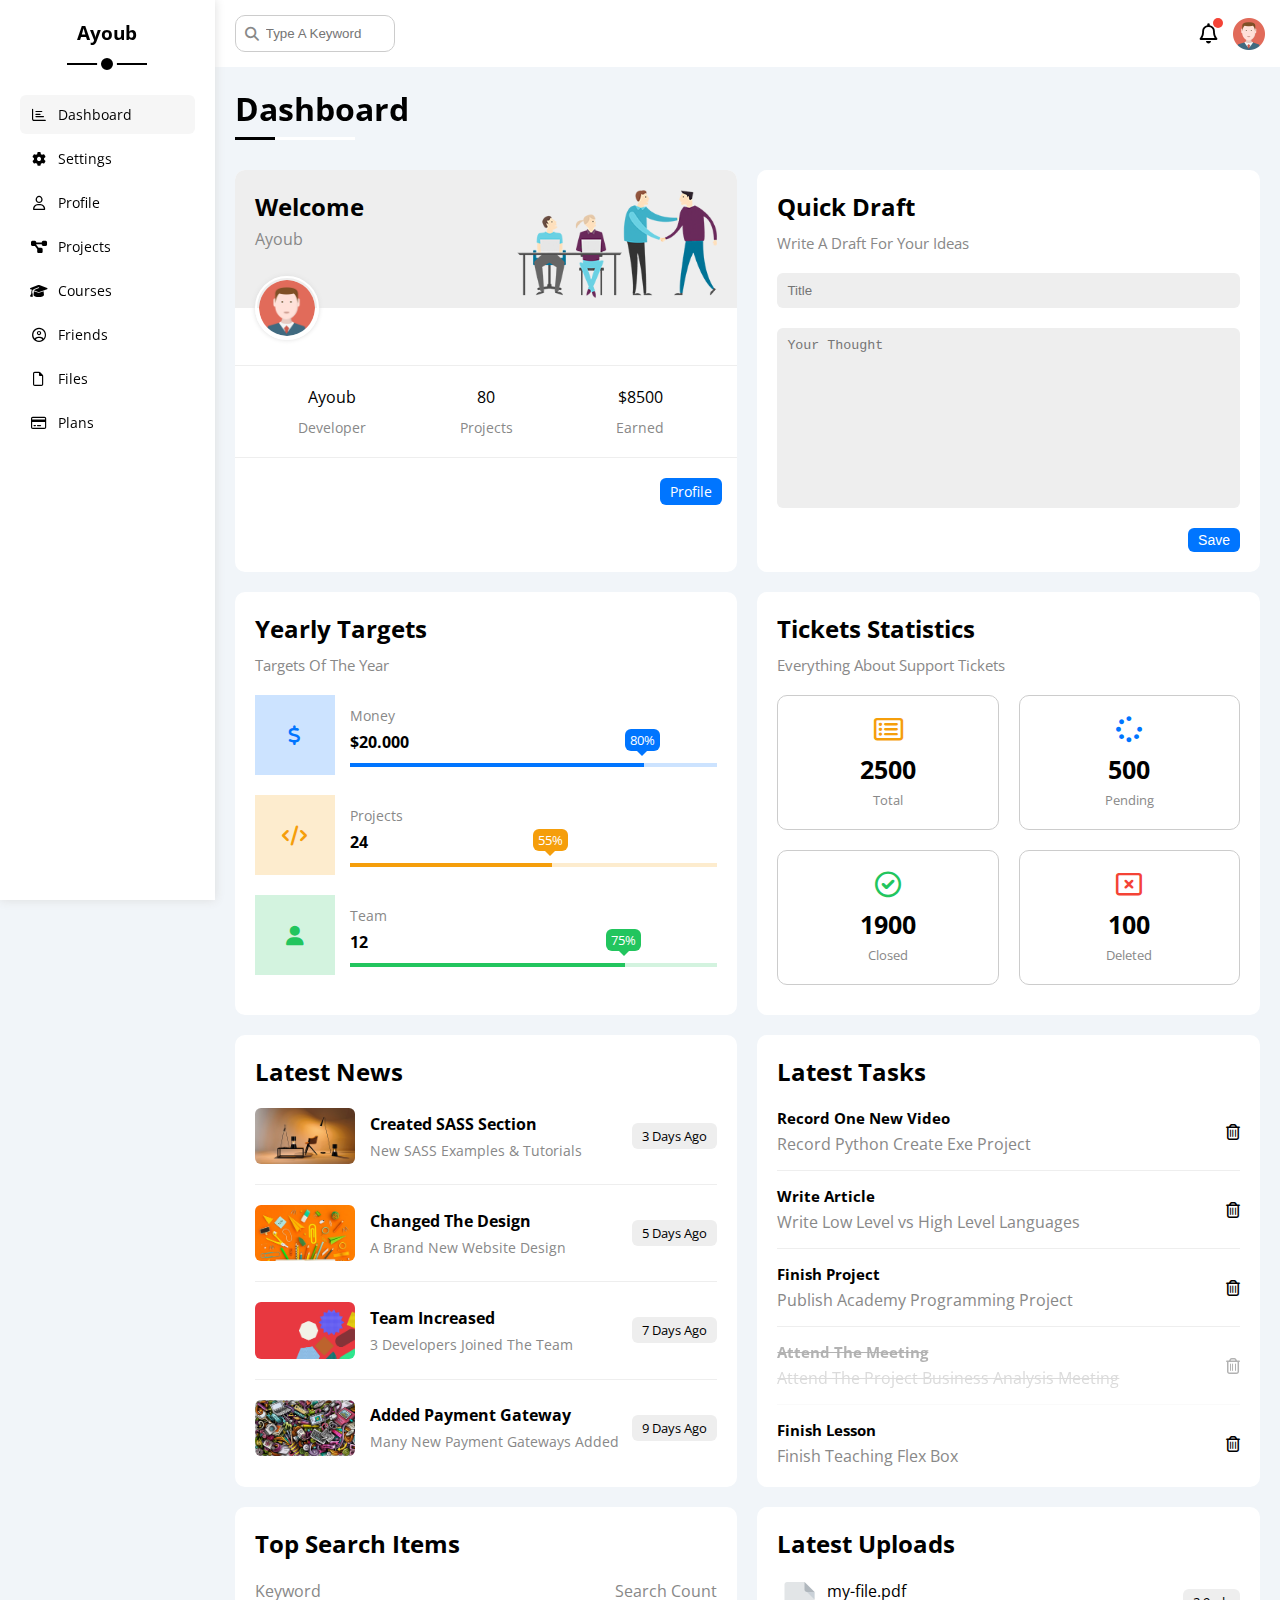
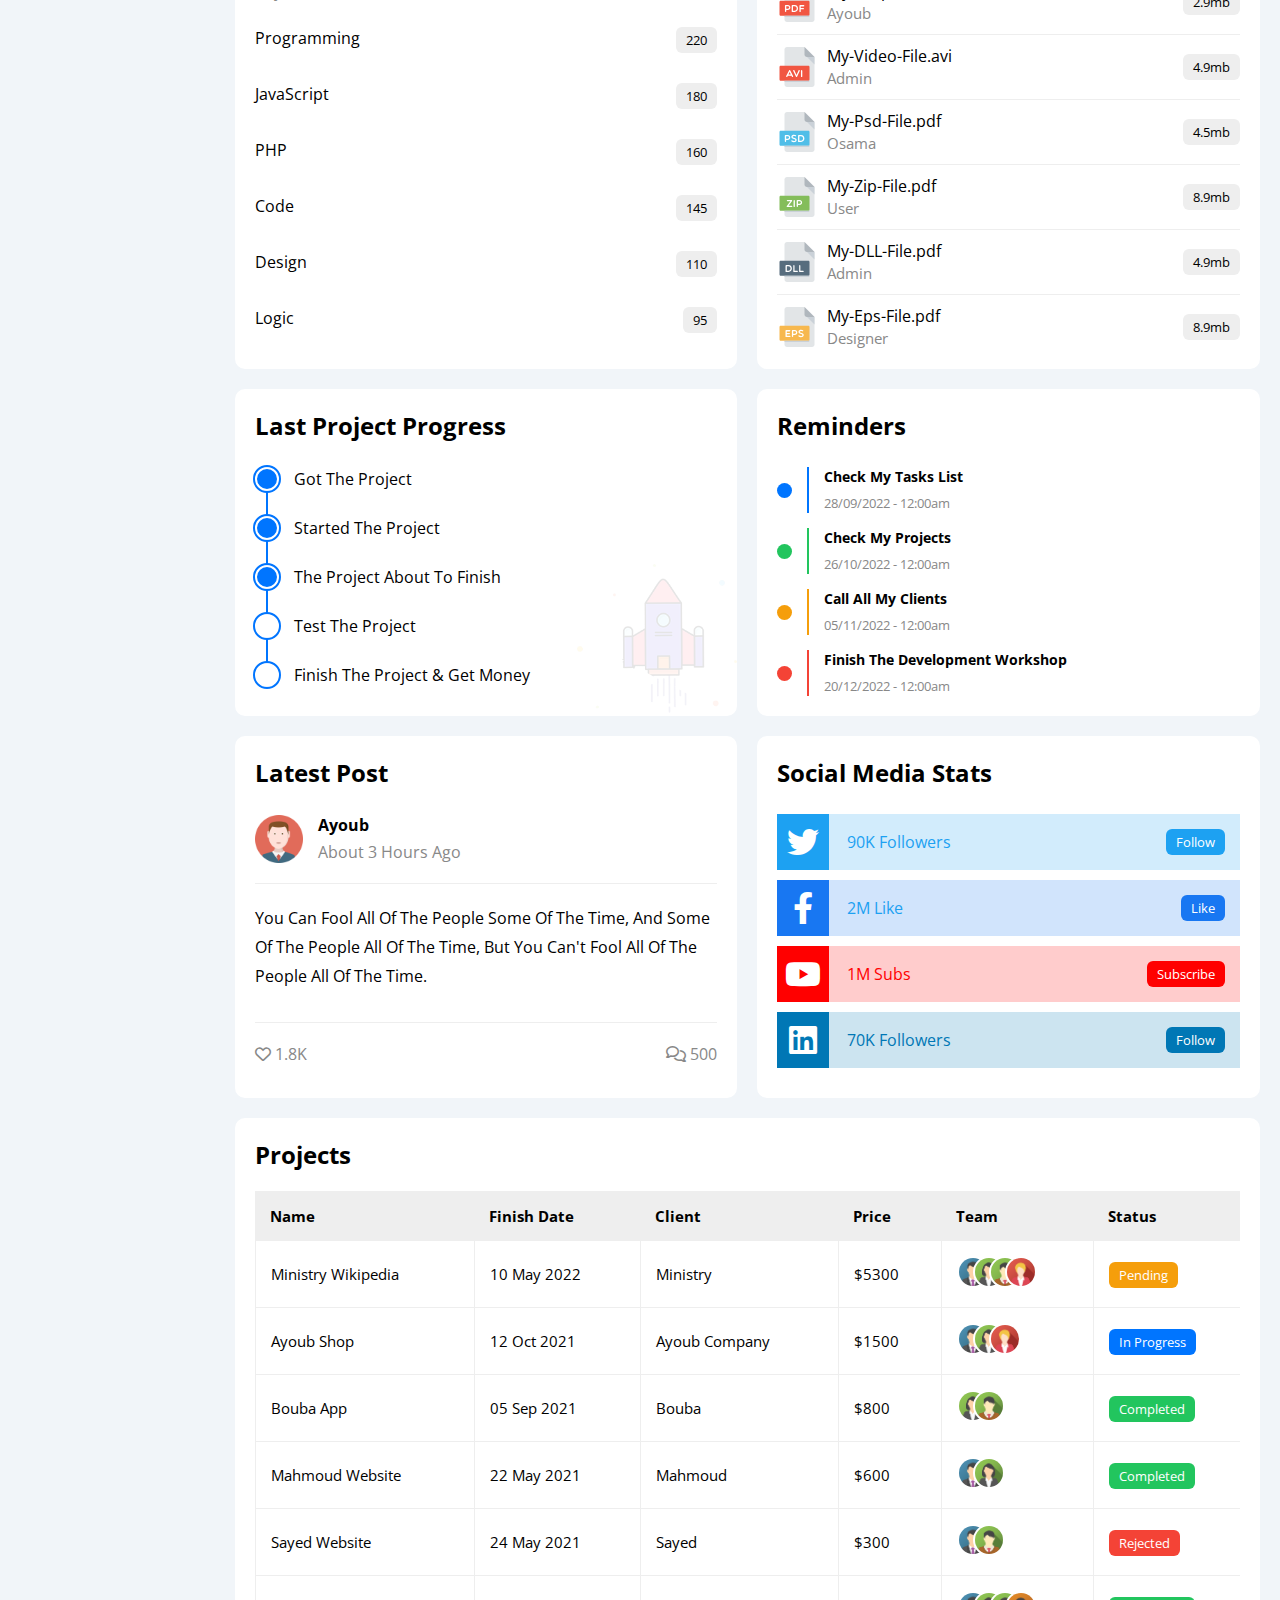
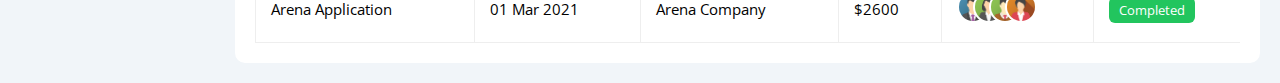
<file: index.html>
<!DOCTYPE html>
<html lang="en">
  <head>
    <meta charset="UTF-8" />
    <meta http-equiv="X-UA-Compatible" content="IE=edge" />
    <meta name="viewport" content="width=device-width, initial-scale=1.0" />
    <title>Dashboard</title>
    <link rel="stylesheet" href="css/all.min.css" />
    <link rel="stylesheet" href="css/framework.css" />
    <link rel="stylesheet" href="css/master.css" />
    <link rel="preconnect" href="https://fonts.googleapis.com" />
    <link rel="preconnect" href="https://fonts.gstatic.com" crossorigin />
    <link href="https://fonts.googleapis.com/css2?family=Open+Sans:wght@300;500&display=swap" rel="stylesheet" />
  </head>
  <body>
    <div class="page d-flex">
      <div class="sidebar bg-white p-20 p-relative">
        <h3 class="p-relative txt-c mt-0">Ayoub</h3>
        <ul>
          <li>
            <a class="active d-flex align-center fs-14 c-black rad-6 p-10" href="index.html">
              <i class="fa-regular fa-chart-bar fa-fw"></i>
              <span>Dashboard</span>
            </a>
          </li>
          <li>
            <a class="d-flex align-center fs-14 c-black rad-6 p-10" href="settings.html">
              <i class="fa-solid fa-gear fa-fw"></i>
              <span>Settings</span>
            </a>
          </li>
          <li>
            <a class="d-flex align-center fs-14 c-black rad-6 p-10" href="profile.html">
              <i class="fa-regular fa-user fa-fw"></i>
              <span>Profile</span>
            </a>
          </li>
          <li>
            <a class="d-flex align-center fs-14 c-black rad-6 p-10" href="projects.html">
              <i class="fa-solid fa-diagram-project fa-fw"></i>
              <span>Projects</span>
            </a>
          </li>
          <li>
            <a class="d-flex align-center fs-14 c-black rad-6 p-10" href="courses.html">
              <i class="fa-solid fa-graduation-cap fa-fw"></i>
              <span>Courses</span>
            </a>
          </li>
          <li>
            <a class="d-flex align-center fs-14 c-black rad-6 p-10" href="friends.html">
              <i class="fa-regular fa-circle-user fa-fw"></i>
              <span>Friends</span>
            </a>
          </li>
          <li>
            <a class="d-flex align-center fs-14 c-black rad-6 p-10" href="files.html">
              <i class="fa-regular fa-file fa-fw"></i>
              <span>Files</span>
            </a>
          </li>
          <li>
            <a class="d-flex align-center fs-14 c-black rad-6 p-10" href="plans.html">
              <i class="fa-regular fa-credit-card fa-fw"></i>
              <span>Plans</span>
            </a>
          </li>
        </ul>
      </div>
      <div class="content w-full">
        <!-- Start Head -->
        <div class="head bg-white p-15 between-flex">
          <div class="search p-relative">
            <input class="p-10" type="search" placeholder="Type A Keyword" />
          </div>
          <div class="icons d-flex align-center">
            <span class="notification p-relative">
              <i class="fa-regular fa-bell fa-lg"></i>
            </span>
            <img src="imgs/avatar.png" alt="" />
          </div>
        </div>
        <!-- End Head -->
        <h1 class="p-relative">Dashboard</h1>
        <div class="wrapper d-grid gap-20">
          <!-- Start Welcome Widget -->
          <div class="welcome bg-white rad-10 txt-c-mobile block-mobile">
            <div class="intro p-20 d-flex space-between bg-eee">
              <div>
                <h2 class="m-0">Welcome</h2>
                <p class="c-grey mt-5">Ayoub</p>
              </div>
              <img class="hide-mobile" src="imgs/welcome.png" alt="" />
            </div>
            <img src="imgs/avatar.png" alt="" class="avatar" />
            <div class="body txt-c d-flex p-20 mt-20 mb-20 block-mobile">
              <div>Ayoub <span class="d-block c-grey fs-14 mt-10">Developer</span></div>
              <div>80 <span class="d-block c-grey fs-14 mt-10">Projects</span></div>
              <div>$8500 <span class="d-block c-grey fs-14 mt-10">Earned</span></div>
            </div>
            <a href="profile.html" class="visit d-block fs-14 bg-blue c-white w-fit btn-shape">Profile</a>
          </div>
          <!-- End Welcome Widget -->
          <!-- Start Quick Draft Widget -->
          <div class="quick-draft p-20 bg-white rad-10">
            <h2 class="mt-0 mb-10">Quick Draft</h2>
            <p class="mt-0 mb-20 c-grey fs-15">Write A Draft For Your Ideas</p>
            <form>
              <input class="d-block mb-20 w-full p-10 b-none bg-eee rad-6" type="text" placeholder="Title" />
              <textarea class="d-block mb-20 w-full p-10 b-none bg-eee rad-6" placeholder="Your Thought"></textarea>
              <input class="save d-block fs-14 bg-blue c-white b-none w-fit btn-shape" type="submit" value="Save" />
            </form>
          </div>
          <!-- End Quick Draft Widget -->
          <!-- Start Targets Widget -->
          <div class="targets p-20 bg-white rad-10">
            <h2 class="mt-0 mb-10">Yearly Targets</h2>
            <p class="mt-0 mb-20 c-grey fs-15">Targets Of The Year</p>
            <div class="target-row mb-20 blue center-flex">
              <div class="icon center-flex">
                <i class="fa-solid fa-dollar-sign fa-lg c-blue"></i>
              </div>
              <div class="details">
                <span class="fs-14 c-grey">Money</span>
                <span class="d-block mt-5 mb-10 fw-bold">$20.000</span>
                <div class="progress p-relative">
                  <span class="bg-blue blue" style="width: 80%">
                    <span class="bg-blue">80%</span>
                  </span>
                </div>
              </div>
            </div>
            <div class="target-row mb-20 center-flex orange">
              <div class="icon center-flex">
                <i class="fa-solid fa-code fa-lg c-orange"></i>
              </div>
              <div class="details">
                <span class="fs-14 c-grey">Projects</span>
                <span class="d-block mt-5 mb-10 fw-bold">24</span>
                <div class="progress p-relative">
                  <span class="bg-orange orange" style="width: 55%">
                    <span class="bg-orange">55%</span>
                  </span>
                </div>
              </div>
            </div>
            <div class="target-row mb-20 center-flex green">
              <div class="icon center-flex">
                <i class="fa-solid fa-user fa-lg c-green"></i>
              </div>
              <div class="details">
                <span class="fs-14 c-grey">Team</span>
                <span class="d-block mt-5 mb-10 fw-bold">12</span>
                <div class="progress p-relative">
                  <span class="bg-green green" style="width: 75%">
                    <span class="bg-green">75%</span>
                  </span>
                </div>
              </div>
            </div>
          </div>
          <!-- End Targets Widget -->
          <!-- Start Ticket Widget -->
          <div class="tickets p-20 bg-white rad-10">
            <h2 class="mt-0 mb-10">Tickets Statistics</h2>
            <p class="mt-0 mb-20 c-grey fs-15">Everything About Support Tickets</p>
            <div class="d-flex txt-c gap-20 f-wrap">
              <div class="box p-20 rad-10 fs-13 c-grey">
                <i class="fa-regular fa-rectangle-list fa-2x mb-10 c-orange"></i>
                <span class="d-block c-black fw-bold fs-25 mb-5">2500</span>
                Total
              </div>
              <div class="box p-20 rad-10 fs-13 c-grey">
                <i class="fa-solid fa-spinner fa-2x mb-10 c-blue"></i>
                <span class="d-block c-black fw-bold fs-25 mb-5">500</span>
                Pending
              </div>
              <div class="box p-20 rad-10 fs-13 c-grey">
                <i class="fa-regular fa-circle-check fa-2x mb-10 c-green"></i>
                <span class="d-block c-black fw-bold fs-25 mb-5">1900</span>
                Closed
              </div>
              <div class="box p-20 rad-10 fs-13 c-grey">
                <i class="fa-regular fa-rectangle-xmark fa-2x mb-10 c-red"></i>
                <span class="d-block c-black fw-bold fs-25 mb-5">100</span>
                Deleted
              </div>
            </div>
          </div>
          <!-- End Ticket Widget -->
          <!-- Start Latest News Widget -->
          <div class="latest-news p-20 bg-white rad-10 txt-c-mobile">
            <h2 class="mt-0 mb-20">Latest News</h2>
            <div class="news-row d-flex align-center">
              <img src="imgs/news-01.png" alt="" />
              <div class="info">
                <h3>Created SASS Section</h3>
                <p class="m-0 fs-14 c-grey">New SASS Examples & Tutorials</p>
              </div>
              <div class="btn-shape bg-eee fs-13 label">3 Days Ago</div>
            </div>
            <div class="news-row d-flex align-center">
              <img src="imgs/news-02.png" alt="" />
              <div class="info">
                <h3>Changed The Design</h3>
                <p class="m-0 fs-14 c-grey">A Brand New Website Design</p>
              </div>
              <div class="btn-shape bg-eee fs-13 label">5 Days Ago</div>
            </div>
            <div class="news-row d-flex align-center">
              <img src="imgs/news-03.png" alt="" />
              <div class="info">
                <h3>Team Increased</h3>
                <p class="m-0 fs-14 c-grey">3 Developers Joined The Team</p>
              </div>
              <div class="btn-shape bg-eee fs-13 label">7 Days Ago</div>
            </div>
            <div class="news-row d-flex align-center">
              <img src="imgs/news-04.png" alt="" />
              <div class="info">
                <h3>Added Payment Gateway</h3>
                <p class="m-0 fs-14 c-grey">Many New Payment Gateways Added</p>
              </div>
              <div class="btn-shape bg-eee fs-13 label">9 Days Ago</div>
            </div>
          </div>
          <!-- End Latest News Widget -->
          <!-- Start Tasks Widget -->
          <div class="tasks p-20 bg-white rad-10">
            <h2 class="mt-0 mb-20">Latest Tasks</h2>
            <div class="task-row between-flex">
              <div class="info">
                <h3 class="mt-0 mb-5 fs-15">Record One New Video</h3>
                <p class="m-0 c-grey">Record Python Create Exe Project</p>
              </div>
              <i class="fa-regular fa-trash-can delete"></i>
            </div>
            <div class="task-row between-flex">
              <div class="info">
                <h3 class="mt-0 mb-5 fs-15">Write Article</h3>
                <p class="m-0 c-grey">Write Low Level vs High Level Languages</p>
              </div>
              <i class="fa-regular fa-trash-can delete"></i>
            </div>
            <div class="task-row between-flex">
              <div class="info">
                <h3 class="mt-0 mb-5 fs-15">Finish Project</h3>
                <p class="m-0 c-grey">Publish Academy Programming Project</p>
              </div>
              <i class="fa-regular fa-trash-can delete"></i>
            </div>
            <div class="task-row between-flex done">
              <div class="info">
                <h3 class="mt-0 mb-5 fs-15">Attend The Meeting</h3>
                <p class="m-0 c-grey">Attend The Project Business Analysis Meeting</p>
              </div>
              <i class="fa-regular fa-trash-can delete"></i>
            </div>
            <div class="task-row between-flex">
              <div class="info">
                <h3 class="mt-0 mb-5 fs-15">Finish Lesson</h3>
                <p class="m-0 c-grey">Finish Teaching Flex Box</p>
              </div>
              <i class="fa-regular fa-trash-can delete"></i>
            </div>
          </div>
          <!-- End Tasks -->
          <!-- Start Top Search Word Widget -->
          <div class="search-items p-20 bg-white rad-10">
            <h2 class="mt-0 mb-20">Top Search Items</h2>
            <div class="items-head d-flex space-between c-grey mb-10">
              <div>Keyword</div>
              <div>Search Count</div>
            </div>
            <div class="items d-flex space-between pt-15 pb-15">
              <span>Programming</span>
              <span class="bg-eee fs-13 btn-shape">220</span>
            </div>
            <div class="items d-flex space-between pt-15 pb-15">
              <span>JavaScript</span>
              <span class="bg-eee btn-shape fs-13">180</span>
            </div>
            <div class="items d-flex space-between pt-15 pb-15">
              <span>PHP</span>
              <span class="bg-eee btn-shape fs-13">160</span>
            </div>
            <div class="items d-flex space-between pt-15 pb-15">
              <span>Code</span>
              <span class="bg-eee btn-shape fs-13">145</span>
            </div>
            <div class="items d-flex space-between pt-15 pb-15">
              <span>Design</span>
              <span class="bg-eee btn-shape fs-13">110</span>
            </div>
            <div class="items d-flex space-between pt-15 pb-15">
              <span>Logic</span>
              <span class="bg-eee btn-shape fs-13">95</span>
            </div>
          </div>
          <!-- End Top Search Word Widget -->
          <!-- Start Latest Uploads Widget -->
          <div class="latest-uploads p-20 bg-white rad-10">
            <h2 class="mt-0 mb-20">Latest Uploads</h2>
            <ul class="m-0">
              <li class="between-flex pb-10 mb-10">
                <div class="d-flex align-center">
                  <img class="mr-10" src="imgs/pdf.svg" alt="" />
                  <div>
                    <span class="d-block">my-file.pdf</span>
                    <span class="fs-15 c-grey">Ayoub</span>
                  </div>
                </div>
                <div class="bg-eee btn-shape fs-13">2.9mb</div>
              </li>
              <li class="between-flex pb-10 mb-10">
                <div class="d-flex align-center">
                  <img class="mr-10" src="imgs/avi.svg" alt="" />
                  <div>
                    <span class="d-block">My-Video-File.avi</span>
                    <span class="fs-15 c-grey">Admin</span>
                  </div>
                </div>
                <div class="bg-eee btn-shape fs-13">4.9mb</div>
              </li>
              <li class="between-flex pb-10 mb-10">
                <div class="d-flex align-center">
                  <img class="mr-10" src="imgs/psd.svg" alt="" />
                  <div>
                    <span class="d-block">My-Psd-File.pdf</span>
                    <span class="fs-15 c-grey">Osama</span>
                  </div>
                </div>
                <div class="bg-eee btn-shape fs-13">4.5mb</div>
              </li>
              <li class="between-flex pb-10 mb-10">
                <div class="d-flex align-center">
                  <img class="mr-10" src="imgs/zip.svg" alt="" />
                  <div>
                    <span class="d-block">My-Zip-File.pdf</span>
                    <span class="fs-15 c-grey">User</span>
                  </div>
                </div>
                <div class="bg-eee btn-shape fs-13">8.9mb</div>
              </li>
              <li class="between-flex pb-10 mb-10">
                <div class="d-flex align-center">
                  <img class="mr-10" src="imgs/dll.svg" alt="" />
                  <div>
                    <span class="d-block">My-DLL-File.pdf</span>
                    <span class="fs-15 c-grey">Admin</span>
                  </div>
                </div>
                <div class="bg-eee btn-shape fs-13">4.9mb</div>
              </li>
              <li class="between-flex">
                <div class="d-flex align-center">
                  <img class="mr-10" src="imgs/eps.svg" alt="" />
                  <div>
                    <span class="d-block">My-Eps-File.pdf</span>
                    <span class="fs-15 c-grey">Designer</span>
                  </div>
                </div>
                <div class="bg-eee btn-shape fs-13">8.9mb</div>
              </li>
            </ul>
          </div>
          <!-- End Latest Uploads Widget -->
          <!-- Start Last Project Progress Widget -->
          <div class="last-project p-20 bg-white rad-10 p-relative">
            <h2 class="mt-0 mb-20">Last Project Progress</h2>
            <ul class="m-0 p-relative">
              <li class="mt-25 d-flex align-center done">Got The Project</li>
              <li class="mt-25 d-flex align-center done">Started The Project</li>
              <li class="mt-25 d-flex align-center done">The Project About To Finish</li>
              <li class="mt-25 d-flex align-center current">Test The Project</li>
              <li class="mt-25 d-flex align-center">Finish The Project & Get Money</li>
            </ul>
            <img class="launch-icon hide-mobile" src="imgs/project.png" alt="" />
          </div>
          <!-- End Last Project Progress Widget -->
          <!-- Start Reminders Widget -->
          <div class="reminders p-20 bg-white rad-10 p-relative">
            <h2 class="mt-0 mb-25">Reminders</h2>
            <ul class="m-0">
              <li class="d-flex align-center mt-15">
                <span class="key bg-blue mr-15 d-block rad-half"></span>
                <div class="pl-15 blue">
                  <p class="fs-14 fw-bold mt-0 mb-5">Check My Tasks List</p>
                  <span class="fs-13 c-grey">28/09/2022 - 12:00am</span>
                </div>
              </li>
              <li class="d-flex align-center mt-15">
                <span class="key bg-green mr-15 d-block rad-half"></span>
                <div class="pl-15 green">
                  <p class="fs-14 fw-bold mt-0 mb-5">Check My Projects</p>
                  <span class="fs-13 c-grey">26/10/2022 - 12:00am</span>
                </div>
              </li>
              <li class="d-flex align-center mt-15">
                <span class="key bg-orange mr-15 d-block rad-half"></span>
                <div class="pl-15 orange">
                  <p class="fs-14 fw-bold mt-0 mb-5">Call All My Clients</p>
                  <span class="fs-13 c-grey">05/11/2022 - 12:00am</span>
                </div>
              </li>
              <li class="d-flex align-center mt-15">
                <span class="key bg-red mr-15 d-block rad-half"></span>
                <div class="pl-15 red">
                  <p class="fs-14 fw-bold mt-0 mb-5">Finish The Development Workshop</p>
                  <span class="fs-13 c-grey">20/12/2022 - 12:00am</span>
                </div>
              </li>
            </ul>
          </div>
          <!-- End Reminders Widget -->
          <!-- Start Latest Post Widget -->
          <div class="latest-post p-20 bg-white rad-10 p-relative">
            <h2 class="mt-0 mb-25">Latest Post</h2>
            <div class="top d-flex align-center">
              <img class="avatar mr-15" src="imgs/avatar.png" alt="" />
              <div class="info">
                <span class="d-block mb-5 fw-bold">Ayoub</span>
                <span class="c-grey">About 3 Hours Ago</span>
              </div>
            </div>
            <div class="post-content txt-c-mobile pt-20 pb-20 mt-20 mb-20">
              You can fool all of the people some of the time, and some of the people all of the time, but you can't
              fool all of the people all of the time.
            </div>
            <div class="post-stats between-flex c-grey">
              <div>
                <i class="fa-regular fa-heart"></i>
                <span>1.8K</span>
              </div>
              <div>
                <i class="fa-regular fa-comments"></i>
                <span>500</span>
              </div>
            </div>
          </div>
          <!-- End Latest Post Widget -->
          <!-- Start Social Media Stats Widget -->
          <div class="social-media p-20 bg-white rad-10 p-relative">
            <h2 class="mt-0 mb-25">Social Media Stats</h2>
            <div class="box twitter p-15 p-relative mb-10 between-flex">
              <i class="fa-brands fa-twitter fa-2x c-white h-full center-flex"></i>
              <span>90K Followers</span>
              <a class="fs-13 c-white btn-shape" href="#">Follow</a>
            </div>
            <div class="box facebook p-15 p-relative mb-10 between-flex">
              <i class="fa-brands fa-facebook-f fa-2x c-white h-full center-flex"></i>
              <span>2M Like</span>
              <a class="fs-13 c-white btn-shape" href="#">Like</a>
            </div>
            <div class="box youtube p-15 p-relative mb-10 between-flex">
              <i class="fa-brands fa-youtube fa-2x c-white h-full center-flex"></i>
              <span>1M Subs</span>
              <a class="fs-13 c-white btn-shape" href="#">Subscribe</a>
            </div>
            <div class="box linkedin p-15 p-relative mb-10 between-flex">
              <i class="fa-brands fa-linkedin fa-2x c-white h-full center-flex"></i>
              <span>70K Followers</span>
              <a class="fs-13 c-white btn-shape" href="#">Follow</a>
            </div>
          </div>
          <!-- Start End Media Stats Widget -->
        </div>
        <!-- Start Projects Table -->
        <div class="projects p-20 bg-white rad-10 m-20">
          <h2 class="mt-0 mb-20">Projects</h2>
          <div class="responsive-table">
            <table class="fs-15 w-full">
              <thead>
                <tr>
                  <td>Name</td>
                  <td>Finish Date</td>
                  <td>Client</td>
                  <td>Price</td>
                  <td>Team</td>
                  <td>Status</td>
                </tr>
              </thead>
              <tbody>
                <tr>
                  <td>Ministry Wikipedia</td>
                  <td>10 May 2022</td>
                  <td>Ministry</td>
                  <td>$5300</td>
                  <td>
                    <img src="imgs/team-01.png" alt="" />
                    <img src="imgs/team-02.png" alt="" />
                    <img src="imgs/team-03.png" alt="" />
                    <img src="imgs/team-05.png" alt="" />
                  </td>
                  <td>
                    <span class="label btn-shape bg-orange c-white">Pending</span>
                  </td>
                </tr>
                <tr>
                  <td>Ayoub Shop</td>
                  <td>12 Oct 2021</td>
                  <td>Ayoub Company</td>
                  <td>$1500</td>
                  <td>
                    <img src="imgs/team-01.png" alt="" />
                    <img src="imgs/team-02.png" alt="" />
                    <img src="imgs/team-05.png" alt="" />
                  </td>
                  <td><span class="label btn-shape bg-blue c-white">In Progress</span></td>
                </tr>
                <tr>
                  <td>Bouba App</td>
                  <td>05 Sep 2021</td>
                  <td>Bouba</td>
                  <td>$800</td>
                  <td>
                    <img src="imgs/team-02.png" alt="" />
                    <img src="imgs/team-03.png" alt="" />
                  </td>
                  <td><span class="label btn-shape bg-green c-white">Completed</span></td>
                </tr>
                <tr>
                  <td>Mahmoud Website</td>
                  <td>22 May 2021</td>
                  <td>Mahmoud</td>
                  <td>$600</td>
                  <td>
                    <img src="imgs/team-01.png" alt="" />
                    <img src="imgs/team-02.png" alt="" />
                  </td>
                  <td><span class="label btn-shape bg-green c-white">Completed</span></td>
                </tr>
                <tr>
                  <td>Sayed Website</td>
                  <td>24 May 2021</td>
                  <td>Sayed</td>
                  <td>$300</td>
                  <td>
                    <img src="imgs/team-01.png" alt="" />
                    <img src="imgs/team-03.png" alt="" />
                  </td>
                  <td><span class="label btn-shape bg-red c-white">Rejected</span></td>
                </tr>
                <tr>
                  <td>Arena Application</td>
                  <td>01 Mar 2021</td>
                  <td>Arena Company</td>
                  <td>$2600</td>
                  <td>
                    <img src="imgs/team-01.png" alt="" />
                    <img src="imgs/team-02.png" alt="" />
                    <img src="imgs/team-03.png" alt="" />
                    <img src="imgs/team-04.png" alt="" />
                  </td>
                  <td><span class="label btn-shape bg-green c-white">Completed</span></td>
                </tr>
              </tbody>
            </table>
          </div>
        </div>
        <!-- End Projects Table -->
      </div>
    </div>
  </body>
</html>
</file>
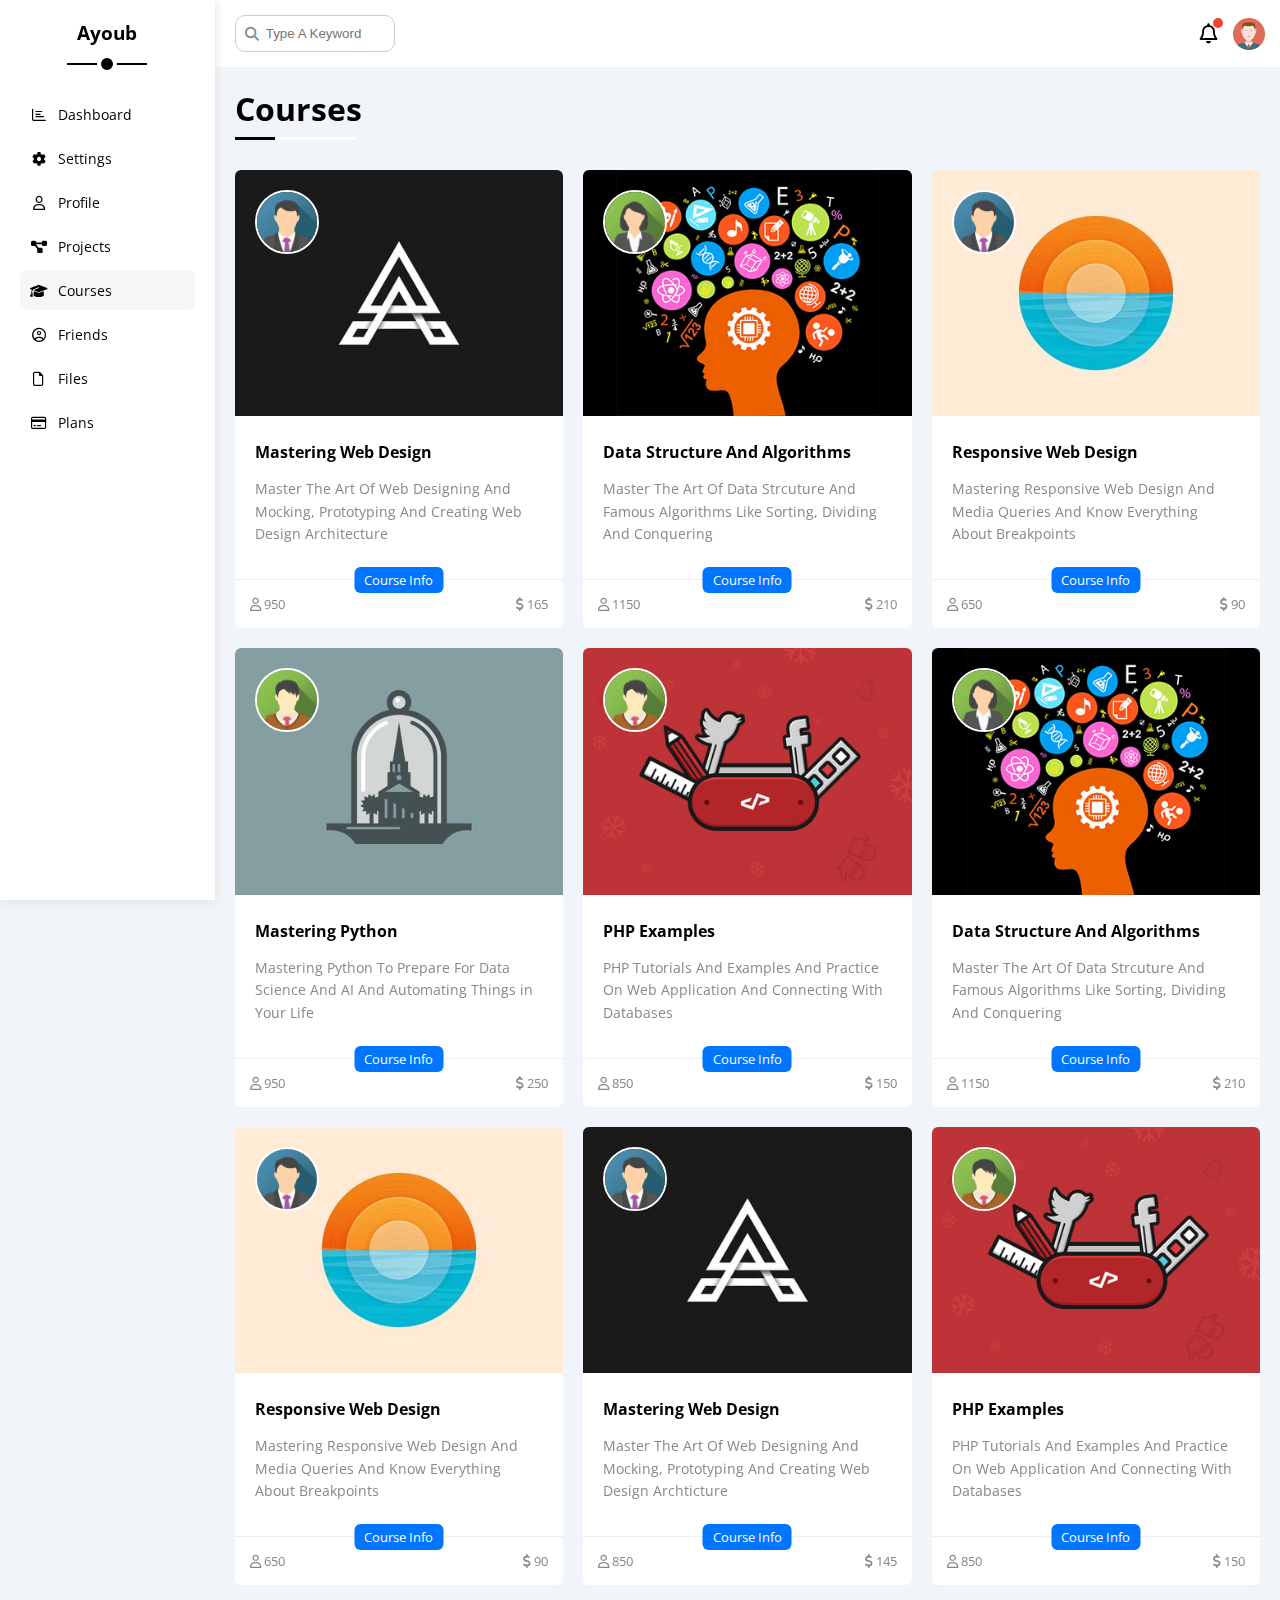
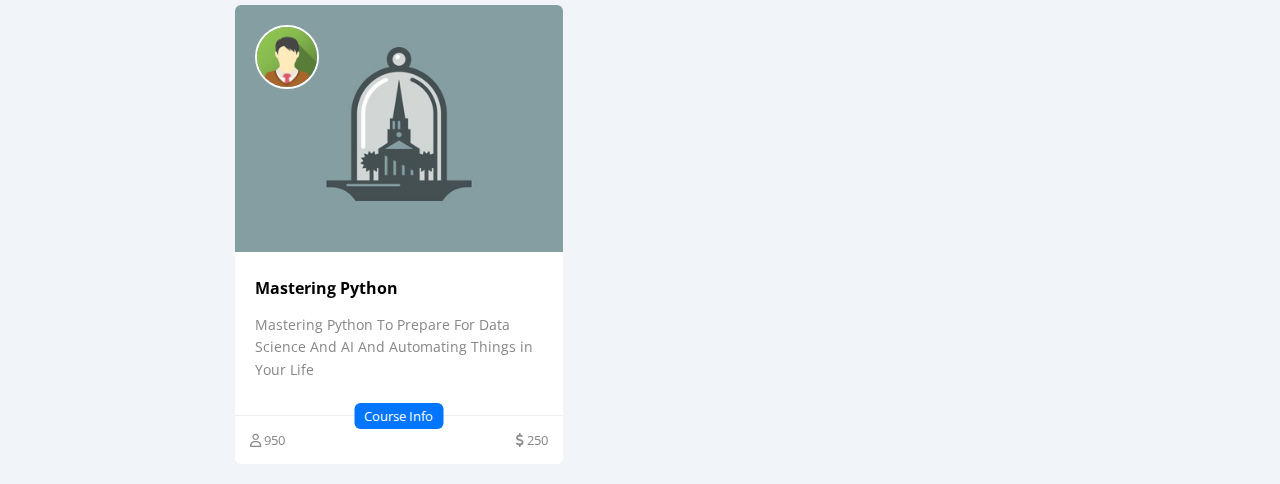
<file: courses.html>
<!DOCTYPE html>
<html lang="en">
  <head>
    <meta charset="UTF-8" />
    <meta http-equiv="X-UA-Compatible" content="IE=edge" />
    <meta name="viewport" content="width=device-width, initial-scale=1.0" />
    <title>Courses</title>
    <link rel="stylesheet" href="css/all.min.css" />
    <link rel="stylesheet" href="css/framework.css" />
    <link rel="stylesheet" href="css/master.css" />
    <link rel="preconnect" href="https://fonts.googleapis.com" />
    <link rel="preconnect" href="https://fonts.gstatic.com" crossorigin />
    <link href="https://fonts.googleapis.com/css2?family=Open+Sans:wght@300;500&display=swap" rel="stylesheet" />
  </head>
  <body>
    <div class="page d-flex">
      <div class="sidebar bg-white p-20 p-relative">
        <h3 class="p-relative txt-c mt-0">Ayoub</h3>
        <ul>
          <li>
            <a class="d-flex align-center fs-14 c-black rad-6 p-10" href="index.html">
              <i class="fa-regular fa-chart-bar fa-fw"></i>
              <span>Dashboard</span>
            </a>
          </li>
          <li>
            <a class="d-flex align-center fs-14 c-black rad-6 p-10" href="settings.html">
              <i class="fa-solid fa-gear fa-fw"></i>
              <span>Settings</span>
            </a>
          </li>
          <li>
            <a class="d-flex align-center fs-14 c-black rad-6 p-10" href="profile.html">
              <i class="fa-regular fa-user fa-fw"></i>
              <span>Profile</span>
            </a>
          </li>
          <li>
            <a class="d-flex align-center fs-14 c-black rad-6 p-10" href="projects.html">
              <i class="fa-solid fa-diagram-project fa-fw"></i>
              <span>Projects</span>
            </a>
          </li>
          <li>
            <a class="active d-flex align-center fs-14 c-black rad-6 p-10" href="courses.html">
              <i class="fa-solid fa-graduation-cap fa-fw"></i>
              <span>Courses</span>
            </a>
          </li>
          <li>
            <a class="d-flex align-center fs-14 c-black rad-6 p-10" href="friends.html">
              <i class="fa-regular fa-circle-user fa-fw"></i>
              <span>Friends</span>
            </a>
          </li>
          <li>
            <a class="d-flex align-center fs-14 c-black rad-6 p-10" href="files.html">
              <i class="fa-regular fa-file fa-fw"></i>
              <span>Files</span>
            </a>
          </li>
          <li>
            <a class="d-flex align-center fs-14 c-black rad-6 p-10" href="plans.html">
              <i class="fa-regular fa-credit-card fa-fw"></i>
              <span>Plans</span>
            </a>
          </li>
        </ul>
      </div>
      <div class="content w-full">
        <!-- Start Head -->
        <div class="head bg-white p-15 between-flex">
          <div class="search p-relative">
            <input class="p-10" type="search" placeholder="Type A Keyword" />
          </div>
          <div class="icons d-flex align-center">
            <span class="notification p-relative">
              <i class="fa-regular fa-bell fa-lg"></i>
            </span>
            <img src="imgs/avatar.png" alt="" />
          </div>
        </div>
        <!-- End Head -->
        <h1 class="p-relative">Courses</h1>
        <div class="courses-page d-grid m-20 gap-20">
          <div class="course bg-white rad-6 p-relative">
            <img class="cover" src="imgs/course-01.jpg" alt="" />
            <img class="instructor" src="imgs/team-01.png" alt="" />
            <div class="p-20">
              <h4 class="m-0">Mastering Web Design</h4>
              <p class="description c-grey mt-15 fs-14">
                Master The Art Of Web Designing And Mocking, Prototyping And Creating Web Design Architecture
              </p>
            </div>
            <div class="info p-15 p-relative between-flex">
              <span class="title bg-blue c-white btn-shape">Course Info</span>
              <span class="c-grey">
                <i class="fa-regular fa-user"></i>
                950
              </span>
              <span class="c-grey">
                <i class="fa-solid fa-dollar-sign"></i>
                165
              </span>
            </div>
          </div>
          <div class="course bg-white rad-6 p-relative">
            <img class="cover" src="imgs/course-02.jpg" alt="" />
            <img class="instructor" src="imgs/team-02.png" alt="" />
            <div class="p-20">
              <h4 class="m-0">Data Structure And Algorithms</h4>
              <p class="description c-grey mt-15 fs-14">
                Master The Art Of Data Strcuture And Famous Algorithms Like Sorting, Dividing And Conquering
              </p>
            </div>
            <div class="info p-15 p-relative between-flex">
              <span class="title bg-blue c-white btn-shape">Course Info</span>
              <span class="c-grey"> <i class="fa-regular fa-user"></i> 1150</span>
              <span class="c-grey"><i class="fa-solid fa-dollar-sign"></i> 210</span>
            </div>
          </div>
          <div class="course bg-white rad-6 p-relative">
            <img class="cover" src="imgs/course-03.jpg" alt="" />
            <img class="instructor" src="imgs/team-01.png" alt="" />
            <div class="p-20">
              <h4 class="m-0">Responsive Web Design</h4>
              <p class="description c-grey mt-15 fs-14">
                Mastering Responsive Web Design And Media Queries And Know Everything About Breakpoints
              </p>
            </div>
            <div class="info p-15 p-relative between-flex">
              <span class="title bg-blue c-white btn-shape">Course Info</span>
              <span class="c-grey"> <i class="fa-regular fa-user"></i> 650</span>
              <span class="c-grey"><i class="fa-solid fa-dollar-sign"></i> 90</span>
            </div>
          </div>
          <div class="course bg-white rad-6 p-relative">
            <img class="cover" src="imgs/course-04.jpg" alt="" />
            <img class="instructor" src="imgs/team-03.png" alt="" />
            <div class="p-20">
              <h4 class="m-0">Mastering Python</h4>
              <p class="description c-grey mt-15 fs-14">
                Mastering Python To Prepare For Data Science And AI And Automating Things in Your Life
              </p>
            </div>
            <div class="info p-15 p-relative between-flex">
              <span class="title bg-blue c-white btn-shape">Course Info</span>
              <span class="c-grey"> <i class="fa-regular fa-user"></i> 950</span>
              <span class="c-grey"><i class="fa-solid fa-dollar-sign"></i> 250</span>
            </div>
          </div>
          <div class="course bg-white rad-6 p-relative">
            <img class="cover" src="imgs/course-05.jpg" alt="" />
            <img class="instructor" src="imgs/team-03.png" alt="" />
            <div class="p-20">
              <h4 class="m-0">PHP Examples</h4>
              <p class="description c-grey mt-15 fs-14">
                PHP Tutorials And Examples And Practice On Web Application And Connecting With Databases
              </p>
            </div>
            <div class="info p-15 p-relative between-flex">
              <span class="title bg-blue c-white btn-shape">Course Info</span>
              <span class="c-grey"> <i class="fa-regular fa-user"></i> 850</span>
              <span class="c-grey"><i class="fa-solid fa-dollar-sign"></i> 150</span>
            </div>
          </div>
          <div class="course bg-white rad-6 p-relative">
            <img class="cover" src="imgs/course-02.jpg" alt="" />
            <img class="instructor" src="imgs/team-02.png" alt="" />
            <div class="p-20">
              <h4 class="m-0">Data Structure And Algorithms</h4>
              <p class="description c-grey mt-15 fs-14">
                Master The Art Of Data Strcuture And Famous Algorithms Like Sorting, Dividing And Conquering
              </p>
            </div>
            <div class="info p-15 p-relative between-flex">
              <span class="title bg-blue c-white btn-shape">Course Info</span>
              <span class="c-grey"> <i class="fa-regular fa-user"></i> 1150</span>
              <span class="c-grey"><i class="fa-solid fa-dollar-sign"></i> 210</span>
            </div>
          </div>
          <div class="course bg-white rad-6 p-relative">
            <img class="cover" src="imgs/course-03.jpg" alt="" />
            <img class="instructor" src="imgs/team-01.png" alt="" />
            <div class="p-20">
              <h4 class="m-0">Responsive Web Design</h4>
              <p class="description c-grey mt-15 fs-14">
                Mastering Responsive Web Design And Media Queries And Know Everything About Breakpoints
              </p>
            </div>
            <div class="info p-15 p-relative between-flex">
              <span class="title bg-blue c-white btn-shape">Course Info</span>
              <span class="c-grey"> <i class="fa-regular fa-user"></i> 650</span>
              <span class="c-grey"><i class="fa-solid fa-dollar-sign"></i> 90</span>
            </div>
          </div>
          <div class="course bg-white rad-6 p-relative">
            <img class="cover" src="imgs/course-01.jpg" alt="" />
            <img class="instructor" src="imgs/team-01.png" alt="" />
            <div class="p-20">
              <h4 class="m-0">Mastering Web Design</h4>
              <p class="description c-grey mt-15 fs-14">
                Master The Art Of Web Designing And Mocking, Prototyping And Creating Web Design Archticture
              </p>
            </div>
            <div class="info p-15 p-relative between-flex">
              <span class="title bg-blue c-white btn-shape">Course Info</span>
              <span class="c-grey"> <i class="fa-regular fa-user"></i> 850</span>
              <span class="c-grey"><i class="fa-solid fa-dollar-sign"></i> 145</span>
            </div>
          </div>
          <div class="course bg-white rad-6 p-relative">
            <img class="cover" src="imgs/course-05.jpg" alt="" />
            <img class="instructor" src="imgs/team-03.png" alt="" />
            <div class="p-20">
              <h4 class="m-0">PHP Examples</h4>
              <p class="description c-grey mt-15 fs-14">
                PHP Tutorials And Examples And Practice On Web Application And Connecting With Databases
              </p>
            </div>
            <div class="info p-15 p-relative between-flex">
              <span class="title bg-blue c-white btn-shape">Course Info</span>
              <span class="c-grey"> <i class="fa-regular fa-user"></i> 850</span>
              <span class="c-grey"><i class="fa-solid fa-dollar-sign"></i> 150</span>
            </div>
          </div>
          <div class="course bg-white rad-6 p-relative">
            <img class="cover" src="imgs/course-04.jpg" alt="" />
            <img class="instructor" src="imgs/team-03.png" alt="" />
            <div class="p-20">
              <h4 class="m-0">Mastering Python</h4>
              <p class="description c-grey mt-15 fs-14">
                Mastering Python To Prepare For Data Science And AI And Automating Things in Your Life
              </p>
            </div>
            <div class="info p-15 p-relative between-flex">
              <span class="title bg-blue c-white btn-shape">Course Info</span>
              <span class="c-grey"> <i class="fa-regular fa-user"></i> 950</span>
              <span class="c-grey"><i class="fa-solid fa-dollar-sign"></i> 250</span>
            </div>
          </div>
        </div>
      </div>
    </div>
  </body>
</html>
</file>
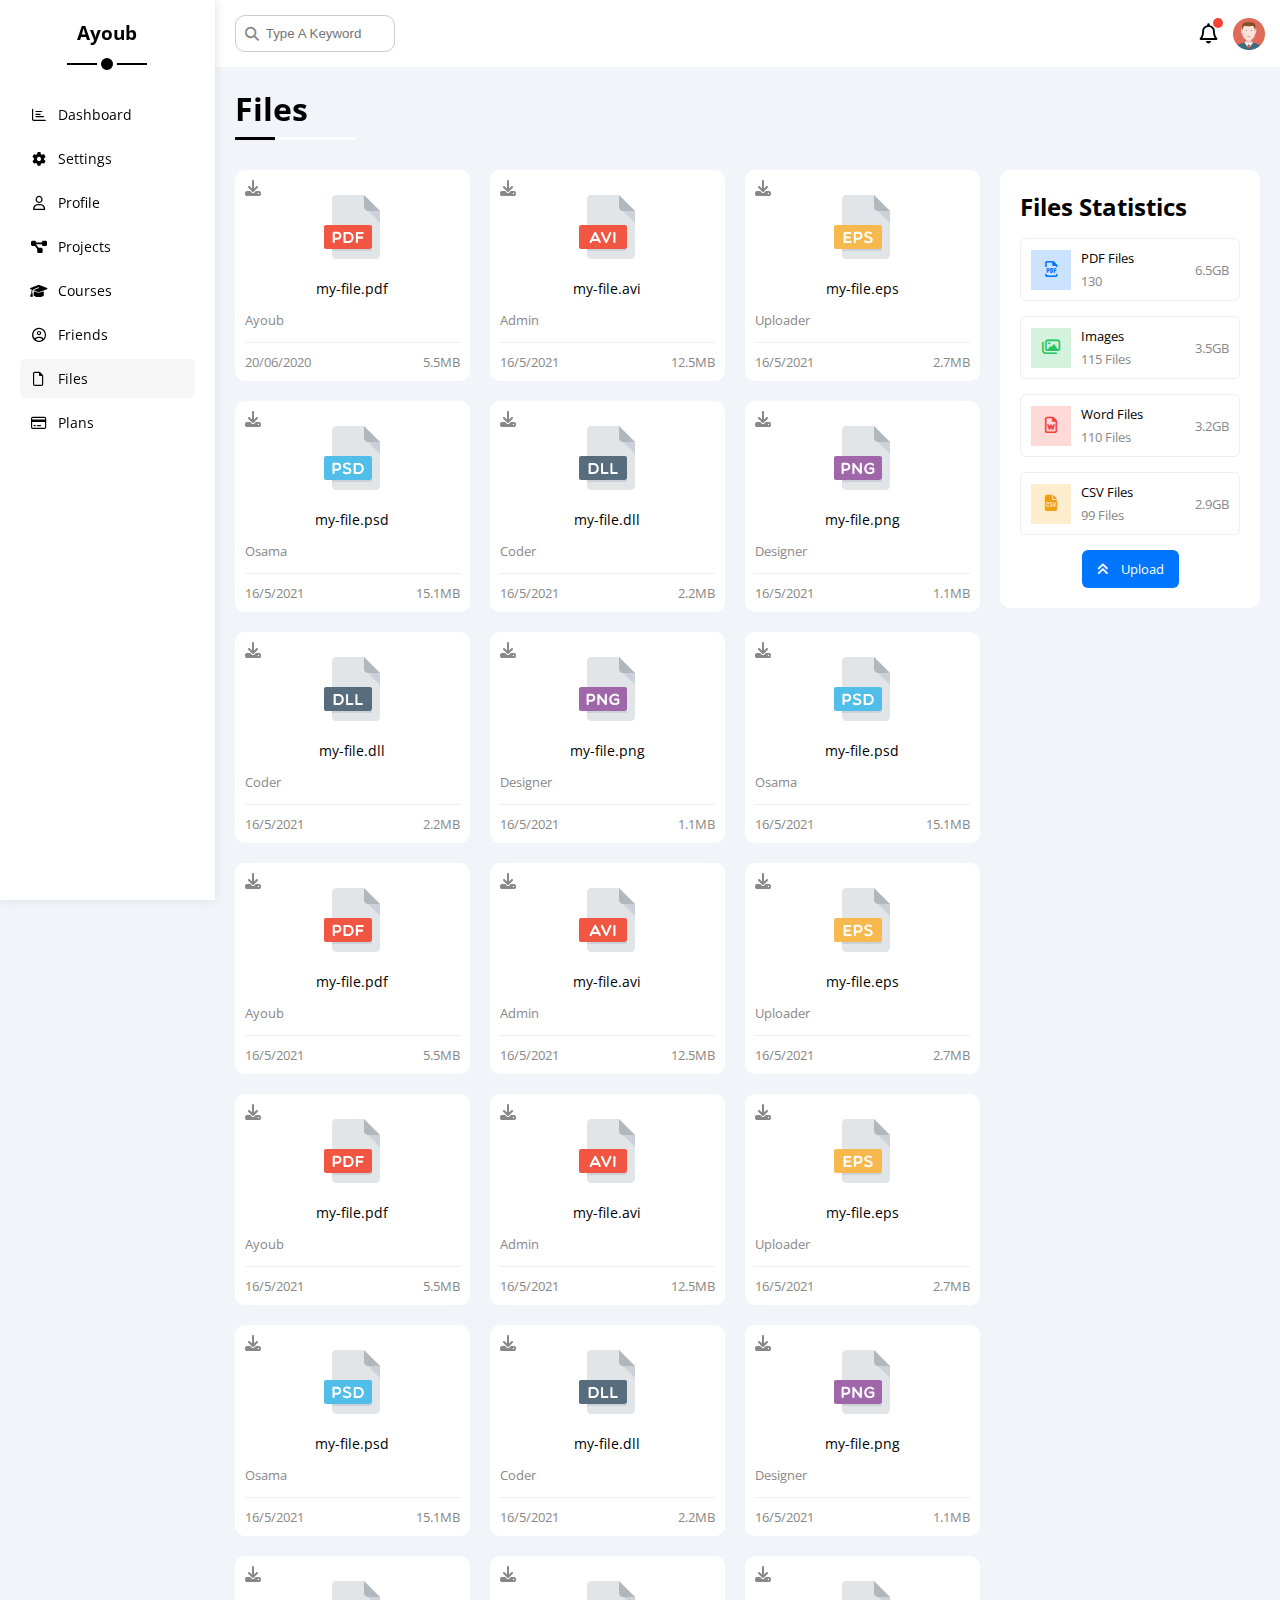
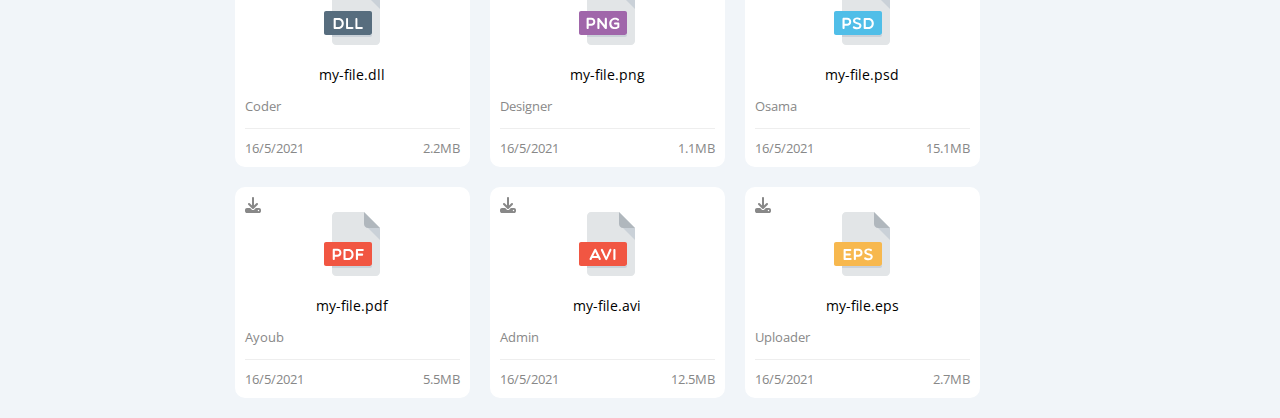
<file: files.html>
<!DOCTYPE html>
<html lang="en">
  <head>
    <meta charset="UTF-8" />
    <meta http-equiv="X-UA-Compatible" content="IE=edge" />
    <meta name="viewport" content="width=device-width, initial-scale=1.0" />
    <title>Files</title>
    <link rel="stylesheet" href="css/all.min.css" />
    <link rel="stylesheet" href="css/framework.css" />
    <link rel="stylesheet" href="css/master.css" />
    <link rel="preconnect" href="https://fonts.googleapis.com" />
    <link rel="preconnect" href="https://fonts.gstatic.com" crossorigin />
    <link href="https://fonts.googleapis.com/css2?family=Open+Sans:wght@300;500&display=swap" rel="stylesheet" />
  </head>
  <body>
    <div class="page d-flex">
      <div class="sidebar bg-white p-20 p-relative">
        <h3 class="p-relative txt-c mt-0">Ayoub</h3>
        <ul>
          <li>
            <a class="d-flex align-center fs-14 c-black rad-6 p-10" href="index.html">
              <i class="fa-regular fa-chart-bar fa-fw"></i>
              <span>Dashboard</span>
            </a>
          </li>
          <li>
            <a class="d-flex align-center fs-14 c-black rad-6 p-10" href="settings.html">
              <i class="fa-solid fa-gear fa-fw"></i>
              <span>Settings</span>
            </a>
          </li>
          <li>
            <a class="d-flex align-center fs-14 c-black rad-6 p-10" href="profile.html">
              <i class="fa-regular fa-user fa-fw"></i>
              <span>Profile</span>
            </a>
          </li>
          <li>
            <a class="d-flex align-center fs-14 c-black rad-6 p-10" href="projects.html">
              <i class="fa-solid fa-diagram-project fa-fw"></i>
              <span>Projects</span>
            </a>
          </li>
          <li>
            <a class="d-flex align-center fs-14 c-black rad-6 p-10" href="courses.html">
              <i class="fa-solid fa-graduation-cap fa-fw"></i>
              <span>Courses</span>
            </a>
          </li>
          <li>
            <a class="d-flex align-center fs-14 c-black rad-6 p-10" href="friends.html">
              <i class="fa-regular fa-circle-user fa-fw"></i>
              <span>Friends</span>
            </a>
          </li>
          <li>
            <a class="active d-flex align-center fs-14 c-black rad-6 p-10" href="files.html">
              <i class="fa-regular fa-file fa-fw"></i>
              <span>Files</span>
            </a>
          </li>
          <li>
            <a class="d-flex align-center fs-14 c-black rad-6 p-10" href="plans.html">
              <i class="fa-regular fa-credit-card fa-fw"></i>
              <span>Plans</span>
            </a>
          </li>
        </ul>
      </div>
      <div class="content w-full">
        <!-- Start Head -->
        <div class="head bg-white p-15 between-flex">
          <div class="search p-relative">
            <input class="p-10" type="search" placeholder="Type A Keyword" />
          </div>
          <div class="icons d-flex align-center">
            <span class="notification p-relative">
              <i class="fa-regular fa-bell fa-lg"></i>
            </span>
            <img src="imgs/avatar.png" alt="" />
          </div>
        </div>
        <!-- End Head -->
        <h1 class="p-relative">Files</h1>
        <div class="files-page d-flex m-20 gap-20">
          <div class="files-stats p-20 bg-white rad-10">
            <h2 class="mt-0 mb-15 txt-c-mobile">Files Statistics</h2>
            <div class="d-flex align-center border-eee p-10 rad-6 mb-15 fs-13">
              <i class="fa-regular fa-file-pdf fa-lg blue center-flex c-blue icon"></i>
              <div class="info">
                <span>PDF Files</span>
                <span class="c-grey d-block mt-5">130</span>
              </div>
              <div class="size c-grey">6.5GB</div>
            </div>
            <div class="d-flex align-center border-eee p-10 rad-6 mb-15 fs-13">
              <i class="fa-regular fa-images fa-lg green center-flex c-green icon"></i>
              <div class="info">
                <span>Images</span>
                <span class="c-grey d-block mt-5">115 Files</span>
              </div>
              <div class="size c-grey">3.5GB</div>
            </div>
            <div class="d-flex align-center border-eee p-10 rad-6 mb-15 fs-13">
              <i class="fa-regular fa-file-word fa-lg red center-flex c-red icon"></i>
              <div class="info">
                <span>Word Files</span>
                <span class="c-grey d-block mt-5">110 Files</span>
              </div>
              <div class="size c-grey">3.2GB</div>
            </div>
            <div class="d-flex align-center border-eee p-10 rad-6 fs-13">
              <i class="fa-solid fa-file-csv fa-lg orange center-flex c-orange icon"></i>
              <div class="info">
                <span>CSV Files</span>
                <span class="c-grey d-block mt-5">99 Files</span>
              </div>
              <div class="size c-grey">2.9GB</div>
            </div>
            <a class="upload bg-blue c-white fs-13 rad-6 d-block w-fit" href="#">
              <i class="fa-solid fa-angles-up mr-10"></i>
              Upload
            </a>
          </div>
          <div class="files-content d-grid gap-20">
            <div class="file bg-white p-10 rad-10">
              <i class="fa-solid fa-download c-grey p-absolute"></i>
              <div class="icon txt-c">
                <img class="mt-15 mb-15" src="imgs/pdf.svg" alt="" />
              </div>
              <div class="txt-c mb-10 fs-14">my-file.pdf</div>
              <p class="c-grey fs-13">Ayoub</p>
              <div class="info between-flex mt-10 pt-10 fs-13 c-grey">
                <span>20/06/2020</span>
                <span>5.5MB</span>
              </div>
            </div>
            <div class="file bg-white p-10 rad-10">
              <i class="fa-solid fa-download c-grey p-absolute"></i>
              <div class="icon txt-c">
                <img class="mt-15 mb-15" src="imgs/avi.svg" alt="" />
              </div>
              <div class="txt-c mb-10 fs-14">my-file.avi</div>
              <p class="c-grey fs-13">Admin</p>
              <div class="info between-flex mt-10 pt-10 fs-13 c-grey">
                <span>16/5/2021</span>
                <span>12.5MB</span>
              </div>
            </div>
            <div class="file bg-white p-10 rad-10">
              <i class="fa-solid fa-download c-grey p-absolute"></i>
              <div class="icon txt-c">
                <img class="mt-15 mb-15" src="imgs/eps.svg" alt="" />
              </div>
              <div class="txt-c mb-10 fs-14">my-file.eps</div>
              <p class="c-grey fs-13">Uploader</p>
              <div class="info between-flex mt-10 pt-10 fs-13 c-grey">
                <span>16/5/2021</span>
                <span>2.7MB</span>
              </div>
            </div>
            <div class="file bg-white p-10 rad-10">
              <i class="fa-solid fa-download c-grey p-absolute"></i>
              <div class="icon txt-c">
                <img class="mt-15 mb-15" src="imgs/psd.svg" alt="" />
              </div>
              <div class="txt-c mb-10 fs-14">my-file.psd</div>
              <p class="c-grey fs-13">Osama</p>
              <div class="info between-flex mt-10 pt-10 fs-13 c-grey">
                <span>16/5/2021</span>
                <span>15.1MB</span>
              </div>
            </div>
            <div class="file bg-white p-10 rad-10">
              <i class="fa-solid fa-download c-grey p-absolute"></i>
              <div class="icon txt-c">
                <img class="mt-15 mb-15" src="imgs/dll.svg" alt="" />
              </div>
              <div class="txt-c mb-10 fs-14">my-file.dll</div>
              <p class="c-grey fs-13">Coder</p>
              <div class="info between-flex mt-10 pt-10 fs-13 c-grey">
                <span>16/5/2021</span>
                <span>2.2MB</span>
              </div>
            </div>
            <div class="file bg-white p-10 rad-10">
              <i class="fa-solid fa-download c-grey p-absolute"></i>
              <div class="icon txt-c">
                <img class="mt-15 mb-15" src="imgs/png.svg" alt="" />
              </div>
              <div class="txt-c mb-10 fs-14">my-file.png</div>
              <p class="c-grey fs-13">Designer</p>
              <div class="info between-flex mt-10 pt-10 fs-13 c-grey">
                <span>16/5/2021</span>
                <span>1.1MB</span>
              </div>
            </div>
            <div class="file bg-white p-10 rad-10">
              <i class="fa-solid fa-download c-grey p-absolute"></i>
              <div class="icon txt-c">
                <img class="mt-15 mb-15" src="imgs/dll.svg" alt="" />
              </div>
              <div class="txt-c mb-10 fs-14">my-file.dll</div>
              <p class="c-grey fs-13">Coder</p>
              <div class="info between-flex mt-10 pt-10 fs-13 c-grey">
                <span>16/5/2021</span>
                <span>2.2MB</span>
              </div>
            </div>
            <div class="file bg-white p-10 rad-10">
              <i class="fa-solid fa-download c-grey p-absolute"></i>
              <div class="icon txt-c">
                <img class="mt-15 mb-15" src="imgs/png.svg" alt="" />
              </div>
              <div class="txt-c mb-10 fs-14">my-file.png</div>
              <p class="c-grey fs-13">Designer</p>
              <div class="info between-flex mt-10 pt-10 fs-13 c-grey">
                <span>16/5/2021</span>
                <span>1.1MB</span>
              </div>
            </div>
            <div class="file bg-white p-10 rad-10">
              <i class="fa-solid fa-download c-grey p-absolute"></i>
              <div class="icon txt-c">
                <img class="mt-15 mb-15" src="imgs/psd.svg" alt="" />
              </div>
              <div class="txt-c mb-10 fs-14">my-file.psd</div>
              <p class="c-grey fs-13">Osama</p>
              <div class="info between-flex mt-10 pt-10 fs-13 c-grey">
                <span>16/5/2021</span>
                <span>15.1MB</span>
              </div>
            </div>
            <div class="file bg-white p-10 rad-10">
              <i class="fa-solid fa-download c-grey p-absolute"></i>
              <div class="icon txt-c">
                <img class="mt-15 mb-15" src="imgs/pdf.svg" alt="" />
              </div>
              <div class="txt-c mb-10 fs-14">my-file.pdf</div>
              <p class="c-grey fs-13">Ayoub</p>
              <div class="info between-flex mt-10 pt-10 fs-13 c-grey">
                <span>16/5/2021</span>
                <span>5.5MB</span>
              </div>
            </div>
            <div class="file bg-white p-10 rad-10">
              <i class="fa-solid fa-download c-grey p-absolute"></i>
              <div class="icon txt-c">
                <img class="mt-15 mb-15" src="imgs/avi.svg" alt="" />
              </div>
              <div class="txt-c mb-10 fs-14">my-file.avi</div>
              <p class="c-grey fs-13">Admin</p>
              <div class="info between-flex mt-10 pt-10 fs-13 c-grey">
                <span>16/5/2021</span>
                <span>12.5MB</span>
              </div>
            </div>
            <div class="file bg-white p-10 rad-10">
              <i class="fa-solid fa-download c-grey p-absolute"></i>
              <div class="icon txt-c">
                <img class="mt-15 mb-15" src="imgs/eps.svg" alt="" />
              </div>
              <div class="txt-c mb-10 fs-14">my-file.eps</div>
              <p class="c-grey fs-13">Uploader</p>
              <div class="info between-flex mt-10 pt-10 fs-13 c-grey">
                <span>16/5/2021</span>
                <span>2.7MB</span>
              </div>
            </div>
            <div class="file bg-white p-10 rad-10">
              <i class="fa-solid fa-download c-grey p-absolute"></i>
              <div class="icon txt-c">
                <img class="mt-15 mb-15" src="imgs/pdf.svg" alt="" />
              </div>
              <div class="txt-c mb-10 fs-14">my-file.pdf</div>
              <p class="c-grey fs-13">Ayoub</p>
              <div class="info between-flex mt-10 pt-10 fs-13 c-grey">
                <span>16/5/2021</span>
                <span>5.5MB</span>
              </div>
            </div>
            <div class="file bg-white p-10 rad-10">
              <i class="fa-solid fa-download c-grey p-absolute"></i>
              <div class="icon txt-c">
                <img class="mt-15 mb-15" src="imgs/avi.svg" alt="" />
              </div>
              <div class="txt-c mb-10 fs-14">my-file.avi</div>
              <p class="c-grey fs-13">Admin</p>
              <div class="info between-flex mt-10 pt-10 fs-13 c-grey">
                <span>16/5/2021</span>
                <span>12.5MB</span>
              </div>
            </div>
            <div class="file bg-white p-10 rad-10">
              <i class="fa-solid fa-download c-grey p-absolute"></i>
              <div class="icon txt-c">
                <img class="mt-15 mb-15" src="imgs/eps.svg" alt="" />
              </div>
              <div class="txt-c mb-10 fs-14">my-file.eps</div>
              <p class="c-grey fs-13">Uploader</p>
              <div class="info between-flex mt-10 pt-10 fs-13 c-grey">
                <span>16/5/2021</span>
                <span>2.7MB</span>
              </div>
            </div>
            <div class="file bg-white p-10 rad-10">
              <i class="fa-solid fa-download c-grey p-absolute"></i>
              <div class="icon txt-c">
                <img class="mt-15 mb-15" src="imgs/psd.svg" alt="" />
              </div>
              <div class="txt-c mb-10 fs-14">my-file.psd</div>
              <p class="c-grey fs-13">Osama</p>
              <div class="info between-flex mt-10 pt-10 fs-13 c-grey">
                <span>16/5/2021</span>
                <span>15.1MB</span>
              </div>
            </div>
            <div class="file bg-white p-10 rad-10">
              <i class="fa-solid fa-download c-grey p-absolute"></i>
              <div class="icon txt-c">
                <img class="mt-15 mb-15" src="imgs/dll.svg" alt="" />
              </div>
              <div class="txt-c mb-10 fs-14">my-file.dll</div>
              <p class="c-grey fs-13">Coder</p>
              <div class="info between-flex mt-10 pt-10 fs-13 c-grey">
                <span>16/5/2021</span>
                <span>2.2MB</span>
              </div>
            </div>
            <div class="file bg-white p-10 rad-10">
              <i class="fa-solid fa-download c-grey p-absolute"></i>
              <div class="icon txt-c">
                <img class="mt-15 mb-15" src="imgs/png.svg" alt="" />
              </div>
              <div class="txt-c mb-10 fs-14">my-file.png</div>
              <p class="c-grey fs-13">Designer</p>
              <div class="info between-flex mt-10 pt-10 fs-13 c-grey">
                <span>16/5/2021</span>
                <span>1.1MB</span>
              </div>
            </div>
            <div class="file bg-white p-10 rad-10">
              <i class="fa-solid fa-download c-grey p-absolute"></i>
              <div class="icon txt-c">
                <img class="mt-15 mb-15" src="imgs/dll.svg" alt="" />
              </div>
              <div class="txt-c mb-10 fs-14">my-file.dll</div>
              <p class="c-grey fs-13">Coder</p>
              <div class="info between-flex mt-10 pt-10 fs-13 c-grey">
                <span>16/5/2021</span>
                <span>2.2MB</span>
              </div>
            </div>
            <div class="file bg-white p-10 rad-10">
              <i class="fa-solid fa-download c-grey p-absolute"></i>
              <div class="icon txt-c">
                <img class="mt-15 mb-15" src="imgs/png.svg" alt="" />
              </div>
              <div class="txt-c mb-10 fs-14">my-file.png</div>
              <p class="c-grey fs-13">Designer</p>
              <div class="info between-flex mt-10 pt-10 fs-13 c-grey">
                <span>16/5/2021</span>
                <span>1.1MB</span>
              </div>
            </div>
            <div class="file bg-white p-10 rad-10">
              <i class="fa-solid fa-download c-grey p-absolute"></i>
              <div class="icon txt-c">
                <img class="mt-15 mb-15" src="imgs/psd.svg" alt="" />
              </div>
              <div class="txt-c mb-10 fs-14">my-file.psd</div>
              <p class="c-grey fs-13">Osama</p>
              <div class="info between-flex mt-10 pt-10 fs-13 c-grey">
                <span>16/5/2021</span>
                <span>15.1MB</span>
              </div>
            </div>
            <div class="file bg-white p-10 rad-10">
              <i class="fa-solid fa-download c-grey p-absolute"></i>
              <div class="icon txt-c">
                <img class="mt-15 mb-15" src="imgs/pdf.svg" alt="" />
              </div>
              <div class="txt-c mb-10 fs-14">my-file.pdf</div>
              <p class="c-grey fs-13">Ayoub</p>
              <div class="info between-flex mt-10 pt-10 fs-13 c-grey">
                <span>16/5/2021</span>
                <span>5.5MB</span>
              </div>
            </div>
            <div class="file bg-white p-10 rad-10">
              <i class="fa-solid fa-download c-grey p-absolute"></i>
              <div class="icon txt-c">
                <img class="mt-15 mb-15" src="imgs/avi.svg" alt="" />
              </div>
              <div class="txt-c mb-10 fs-14">my-file.avi</div>
              <p class="c-grey fs-13">Admin</p>
              <div class="info between-flex mt-10 pt-10 fs-13 c-grey">
                <span>16/5/2021</span>
                <span>12.5MB</span>
              </div>
            </div>
            <div class="file bg-white p-10 rad-10">
              <i class="fa-solid fa-download c-grey p-absolute"></i>
              <div class="icon txt-c">
                <img class="mt-15 mb-15" src="imgs/eps.svg" alt="" />
              </div>
              <div class="txt-c mb-10 fs-14">my-file.eps</div>
              <p class="c-grey fs-13">Uploader</p>
              <div class="info between-flex mt-10 pt-10 fs-13 c-grey">
                <span>16/5/2021</span>
                <span>2.7MB</span>
              </div>
            </div>
          </div>
        </div>
      </div>
    </div>
  </body>
</html>
</file>
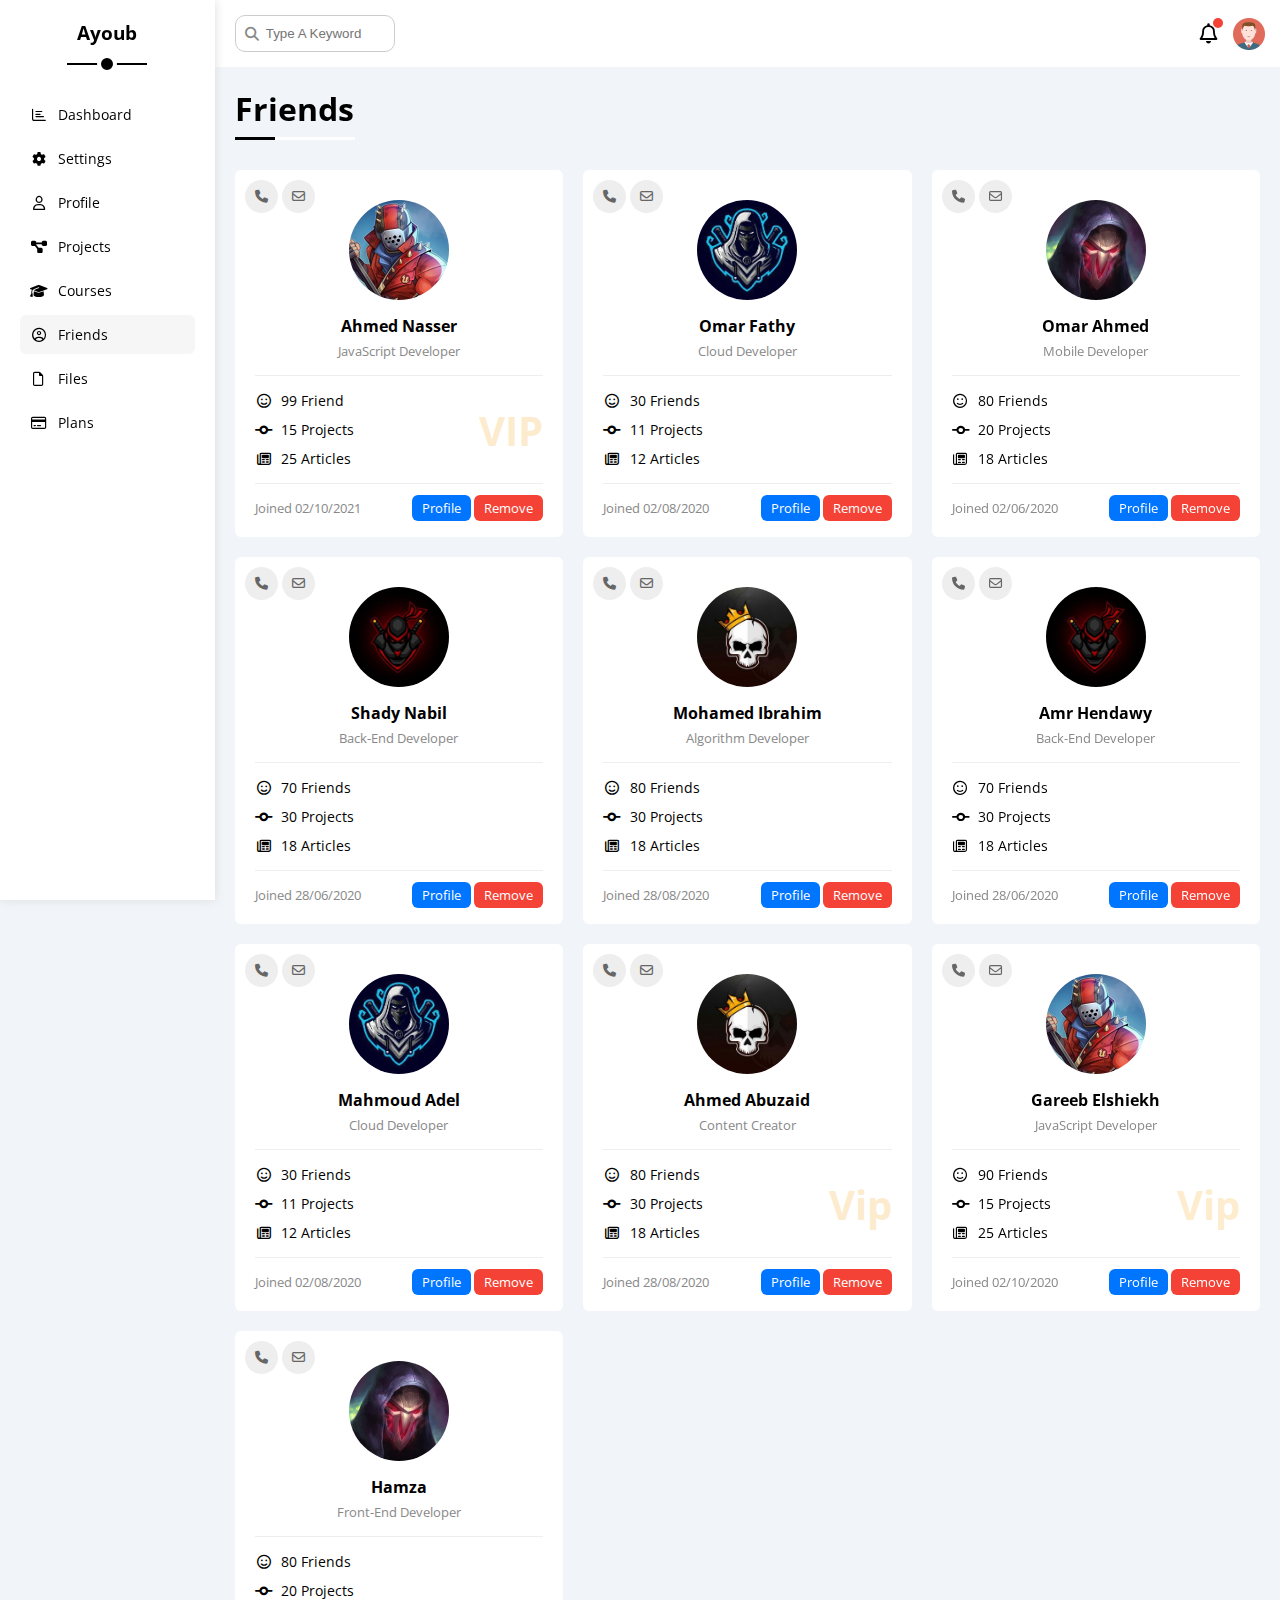
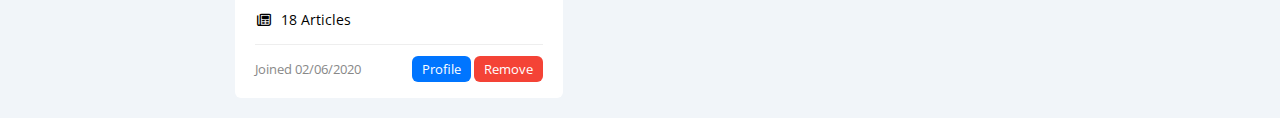
<file: friends.html>
<!DOCTYPE html>
<html lang="en">
  <head>
    <meta charset="UTF-8" />
    <meta http-equiv="X-UA-Compatible" content="IE=edge" />
    <meta name="viewport" content="width=device-width, initial-scale=1.0" />
    <title>Friends</title>
    <link rel="stylesheet" href="css/all.min.css" />
    <link rel="stylesheet" href="css/framework.css" />
    <link rel="stylesheet" href="css/master.css" />
    <link rel="preconnect" href="https://fonts.googleapis.com" />
    <link rel="preconnect" href="https://fonts.gstatic.com" crossorigin />
    <link href="https://fonts.googleapis.com/css2?family=Open+Sans:wght@300;500&display=swap" rel="stylesheet" />
  </head>
  <body>
    <div class="page d-flex">
      <div class="sidebar bg-white p-20 p-relative">
        <h3 class="p-relative txt-c mt-0">Ayoub</h3>
        <ul>
          <li>
            <a class="d-flex align-center fs-14 c-black rad-6 p-10" href="index.html">
              <i class="fa-regular fa-chart-bar fa-fw"></i>
              <span>Dashboard</span>
            </a>
          </li>
          <li>
            <a class="d-flex align-center fs-14 c-black rad-6 p-10" href="settings.html">
              <i class="fa-solid fa-gear fa-fw"></i>
              <span>Settings</span>
            </a>
          </li>
          <li>
            <a class="d-flex align-center fs-14 c-black rad-6 p-10" href="profile.html">
              <i class="fa-regular fa-user fa-fw"></i>
              <span>Profile</span>
            </a>
          </li>
          <li>
            <a class="d-flex align-center fs-14 c-black rad-6 p-10" href="projects.html">
              <i class="fa-solid fa-diagram-project fa-fw"></i>
              <span>Projects</span>
            </a>
          </li>
          <li>
            <a class="d-flex align-center fs-14 c-black rad-6 p-10" href="courses.html">
              <i class="fa-solid fa-graduation-cap fa-fw"></i>
              <span>Courses</span>
            </a>
          </li>
          <li>
            <a class="active d-flex align-center fs-14 c-black rad-6 p-10" href="friends.html">
              <i class="fa-regular fa-circle-user fa-fw"></i>
              <span>Friends</span>
            </a>
          </li>
          <li>
            <a class="d-flex align-center fs-14 c-black rad-6 p-10" href="files.html">
              <i class="fa-regular fa-file fa-fw"></i>
              <span>Files</span>
            </a>
          </li>
          <li>
            <a class="d-flex align-center fs-14 c-black rad-6 p-10" href="plans.html">
              <i class="fa-regular fa-credit-card fa-fw"></i>
              <span>Plans</span>
            </a>
          </li>
        </ul>
      </div>
      <div class="content w-full">
        <!-- Start Head -->
        <div class="head bg-white p-15 between-flex">
          <div class="search p-relative">
            <input class="p-10" type="search" placeholder="Type A Keyword" />
          </div>
          <div class="icons d-flex align-center">
            <span class="notification p-relative">
              <i class="fa-regular fa-bell fa-lg"></i>
            </span>
            <img src="imgs/avatar.png" alt="" />
          </div>
        </div>
        <!-- End Head -->
        <h1 class="p-relative">Friends</h1>
        <div class="friends-page d-grid m-20 gap-20">
          <div class="friend bg-white rad-6 p-20 p-relative">
            <div class="contact">
              <i class="fa-solid fa-phone"></i>
              <i class="fa-regular fa-envelope"></i>
            </div>
            <div class="txt-c">
              <img class="rad-half mt-10 mb-10 w-100 h-100" src="imgs/friend-01.jpg" alt="" />
              <h4 class="m-0">Ahmed Nasser</h4>
              <p class="c-grey fs-13 mt-5 mb-0">JavaScript Developer</p>
            </div>
            <div class="icons fs-14 p-relative">
              <div class="mb-10">
                <i class="fa-regular fa-face-smile fa-fw"></i>
                <span>99 Friend</span>
              </div>
              <div class="mb-10">
                <i class="fa-solid fa-code-commit fa-fw"></i>
                <span>15 Projects</span>
              </div>
              <div>
                <i class="fa-regular fa-newspaper fa-fw"></i>
                <span>25 Articles</span>
              </div>
              <span class="vip fw-bold c-orange">VIP</span>
            </div>
            <div class="info between-flex fs-13">
              <span class="c-grey">Joined 02/10/2021</span>
              <div>
                <a class="bg-blue c-white btn-shape" href="profile.html">Profile</a>
                <a class="bg-red c-white btn-shape" href="#">Remove</a>
              </div>
            </div>
          </div>
          <div class="friend bg-white rad-6 p-20 p-relative">
            <div class="contact">
              <i class="fa-solid fa-phone"></i>
              <i class="fa-regular fa-envelope"></i>
            </div>
            <div class="txt-c">
              <img class="rad-half mt-10 mb-10 w-100 h-100" src="imgs/friend-02.jpg" alt="" />
              <h4 class="m-0">Omar Fathy</h4>
              <p class="c-grey fs-13 mt-5 mb-0">Cloud Developer</p>
            </div>
            <div class="icons fs-14 p-relative">
              <div class="mb-10">
                <i class="fa-regular fa-face-smile fa-fw"></i>
                <span>30 Friends</span>
              </div>
              <div class="mb-10">
                <i class="fa-solid fa-code-commit fa-fw"></i>
                <span>11 Projects</span>
              </div>
              <div>
                <i class="fa-regular fa-newspaper fa-fw"></i>
                <span>12 Articles</span>
              </div>
            </div>
            <div class="info between-flex fs-13">
              <span class="c-grey">Joined 02/08/2020</span>
              <div>
                <a class="bg-blue c-white btn-shape" href="profile.html">Profile</a>
                <a class="bg-red c-white btn-shape" href="">Remove</a>
              </div>
            </div>
          </div>
          <div class="friend bg-white rad-6 p-20 p-relative">
            <div class="contact">
              <i class="fa-solid fa-phone"></i>
              <i class="fa-regular fa-envelope"></i>
            </div>
            <div class="txt-c">
              <img class="rad-half mt-10 mb-10 w-100 h-100" src="imgs/friend-03.jpg" alt="" />
              <h4 class="m-0">Omar Ahmed</h4>
              <p class="c-grey fs-13 mt-5 mb-0">Mobile Developer</p>
            </div>
            <div class="icons fs-14 p-relative">
              <div class="mb-10">
                <i class="fa-regular fa-face-smile fa-fw"></i>
                <span>80 Friends</span>
              </div>
              <div class="mb-10">
                <i class="fa-solid fa-code-commit fa-fw"></i>
                <span>20 Projects</span>
              </div>
              <div>
                <i class="fa-regular fa-newspaper fa-fw"></i>
                <span>18 Articles</span>
              </div>
            </div>
            <div class="info between-flex fs-13">
              <span class="c-grey">Joined 02/06/2020</span>
              <div>
                <a class="bg-blue c-white btn-shape" href="profile.html">Profile</a>
                <a class="bg-red c-white btn-shape" href="">Remove</a>
              </div>
            </div>
          </div>
          <div class="friend bg-white rad-6 p-20 p-relative">
            <div class="contact">
              <i class="fa-solid fa-phone"></i>
              <i class="fa-regular fa-envelope"></i>
            </div>
            <div class="txt-c">
              <img class="rad-half mt-10 mb-10 w-100 h-100" src="imgs/friend-04.jpg" alt="" />
              <h4 class="m-0">Shady Nabil</h4>
              <p class="c-grey fs-13 mt-5 mb-0">Back-End Developer</p>
            </div>
            <div class="icons fs-14 p-relative">
              <div class="mb-10">
                <i class="fa-regular fa-face-smile fa-fw"></i>
                <span>70 Friends</span>
              </div>
              <div class="mb-10">
                <i class="fa-solid fa-code-commit fa-fw"></i>
                <span>30 Projects</span>
              </div>
              <div>
                <i class="fa-regular fa-newspaper fa-fw"></i>
                <span>18 Articles</span>
              </div>
            </div>
            <div class="info between-flex fs-13">
              <span class="c-grey">Joined 28/06/2020</span>
              <div>
                <a class="bg-blue c-white btn-shape" href="profile.html">Profile</a>
                <a class="bg-red c-white btn-shape" href="">Remove</a>
              </div>
            </div>
          </div>
          <div class="friend bg-white rad-6 p-20 p-relative">
            <div class="contact">
              <i class="fa-solid fa-phone"></i>
              <i class="fa-regular fa-envelope"></i>
            </div>
            <div class="txt-c">
              <img class="rad-half mt-10 mb-10 w-100 h-100" src="imgs/friend-05.jpg" alt="" />
              <h4 class="m-0">Mohamed Ibrahim</h4>
              <p class="c-grey fs-13 mt-5 mb-0">Algorithm Developer</p>
            </div>
            <div class="icons fs-14 p-relative">
              <div class="mb-10">
                <i class="fa-regular fa-face-smile fa-fw"></i>
                <span>80 Friends</span>
              </div>
              <div class="mb-10">
                <i class="fa-solid fa-code-commit fa-fw"></i>
                <span>30 Projects</span>
              </div>
              <div>
                <i class="fa-regular fa-newspaper fa-fw"></i>
                <span>18 Articles</span>
              </div>
            </div>
            <div class="info between-flex fs-13">
              <span class="c-grey">Joined 28/08/2020</span>
              <div>
                <a class="bg-blue c-white btn-shape" href="profile.html">Profile</a>
                <a class="bg-red c-white btn-shape" href="">Remove</a>
              </div>
            </div>
          </div>
          <div class="friend bg-white rad-6 p-20 p-relative">
            <div class="contact">
              <i class="fa-solid fa-phone"></i>
              <i class="fa-regular fa-envelope"></i>
            </div>
            <div class="txt-c">
              <img class="rad-half mt-10 mb-10 w-100 h-100" src="imgs/friend-04.jpg" alt="" />
              <h4 class="m-0">Amr Hendawy</h4>
              <p class="c-grey fs-13 mt-5 mb-0">Back-End Developer</p>
            </div>
            <div class="icons fs-14 p-relative">
              <div class="mb-10">
                <i class="fa-regular fa-face-smile fa-fw"></i>
                <span>70 Friends</span>
              </div>
              <div class="mb-10">
                <i class="fa-solid fa-code-commit fa-fw"></i>
                <span>30 Projects</span>
              </div>
              <div>
                <i class="fa-regular fa-newspaper fa-fw"></i>
                <span>18 Articles</span>
              </div>
            </div>
            <div class="info between-flex fs-13">
              <span class="c-grey">Joined 28/06/2020</span>
              <div>
                <a class="bg-blue c-white btn-shape" href="profile.html">Profile</a>
                <a class="bg-red c-white btn-shape" href="">Remove</a>
              </div>
            </div>
          </div>
          <div class="friend bg-white rad-6 p-20 p-relative">
            <div class="contact">
              <i class="fa-solid fa-phone"></i>
              <i class="fa-regular fa-envelope"></i>
            </div>
            <div class="txt-c">
              <img class="rad-half mt-10 mb-10 w-100 h-100" src="imgs/friend-02.jpg" alt="" />
              <h4 class="m-0">Mahmoud Adel</h4>
              <p class="c-grey fs-13 mt-5 mb-0">Cloud Developer</p>
            </div>
            <div class="icons fs-14 p-relative">
              <div class="mb-10">
                <i class="fa-regular fa-face-smile fa-fw"></i>
                <span>30 Friends</span>
              </div>
              <div class="mb-10">
                <i class="fa-solid fa-code-commit fa-fw"></i>
                <span>11 Projects</span>
              </div>
              <div>
                <i class="fa-regular fa-newspaper fa-fw"></i>
                <span>12 Articles</span>
              </div>
            </div>
            <div class="info between-flex fs-13">
              <span class="c-grey">Joined 02/08/2020</span>
              <div>
                <a class="bg-blue c-white btn-shape" href="profile.html">Profile</a>
                <a class="bg-red c-white btn-shape" href="">Remove</a>
              </div>
            </div>
          </div>
          <div class="friend bg-white rad-6 p-20 p-relative">
            <div class="contact">
              <i class="fa-solid fa-phone"></i>
              <i class="fa-regular fa-envelope"></i>
            </div>
            <div class="txt-c">
              <img class="rad-half mt-10 mb-10 w-100 h-100" src="imgs/friend-05.jpg" alt="" />
              <h4 class="m-0">Ahmed Abuzaid</h4>
              <p class="c-grey fs-13 mt-5 mb-0">Content Creator</p>
            </div>
            <div class="icons fs-14 p-relative">
              <div class="mb-10">
                <i class="fa-regular fa-face-smile fa-fw"></i>
                <span>80 Friends</span>
              </div>
              <div class="mb-10">
                <i class="fa-solid fa-code-commit fa-fw"></i>
                <span>30 Projects</span>
              </div>
              <div>
                <i class="fa-regular fa-newspaper fa-fw"></i>
                <span>18 Articles</span>
              </div>
              <span class="vip fw-bold c-orange">Vip</span>
            </div>
            <div class="info between-flex fs-13">
              <span class="c-grey">Joined 28/08/2020</span>
              <div>
                <a class="bg-blue c-white btn-shape" href="profile.html">Profile</a>
                <a class="bg-red c-white btn-shape" href="">Remove</a>
              </div>
            </div>
          </div>
          <div class="friend bg-white rad-6 p-20 p-relative">
            <div class="contact">
              <i class="fa-solid fa-phone"></i>
              <i class="fa-regular fa-envelope"></i>
            </div>
            <div class="txt-c">
              <img class="rad-half mt-10 mb-10 w-100 h-100" src="imgs/friend-01.jpg" alt="" />
              <h4 class="m-0">Gareeb Elshiekh</h4>
              <p class="c-grey fs-13 mt-5 mb-0">JavaScript Developer</p>
            </div>
            <div class="icons fs-14 p-relative">
              <div class="mb-10">
                <i class="fa-regular fa-face-smile fa-fw"></i>
                <span>90 Friends</span>
              </div>
              <div class="mb-10">
                <i class="fa-solid fa-code-commit fa-fw"></i>
                <span>15 Projects</span>
              </div>
              <div>
                <i class="fa-regular fa-newspaper fa-fw"></i>
                <span>25 Articles</span>
              </div>
              <span class="vip fw-bold c-orange">Vip</span>
            </div>
            <div class="info between-flex fs-13">
              <span class="c-grey">Joined 02/10/2020</span>
              <div>
                <a class="bg-blue c-white btn-shape" href="profile.html">Profile</a>
                <a class="bg-red c-white btn-shape" href="">Remove</a>
              </div>
            </div>
          </div>
          <div class="friend bg-white rad-6 p-20 p-relative">
            <div class="contact">
              <i class="fa-solid fa-phone"></i>
              <i class="fa-regular fa-envelope"></i>
            </div>
            <div class="txt-c">
              <img class="rad-half mt-10 mb-10 w-100 h-100" src="imgs/friend-03.jpg" alt="" />
              <h4 class="m-0">Hamza</h4>
              <p class="c-grey fs-13 mt-5 mb-0">Front-End Developer</p>
            </div>
            <div class="icons fs-14 p-relative">
              <div class="mb-10">
                <i class="fa-regular fa-face-smile fa-fw"></i>
                <span>80 Friends</span>
              </div>
              <div class="mb-10">
                <i class="fa-solid fa-code-commit fa-fw"></i>
                <span>20 Projects</span>
              </div>
              <div>
                <i class="fa-regular fa-newspaper fa-fw"></i>
                <span>18 Articles</span>
              </div>
            </div>
            <div class="info between-flex fs-13">
              <span class="c-grey">Joined 02/06/2020</span>
              <div>
                <a class="bg-blue c-white btn-shape" href="profile.html">Profile</a>
                <a class="bg-red c-white btn-shape" href="">Remove</a>
              </div>
            </div>
          </div>
        </div>
      </div>
    </div>
  </body>
</html>
</file>
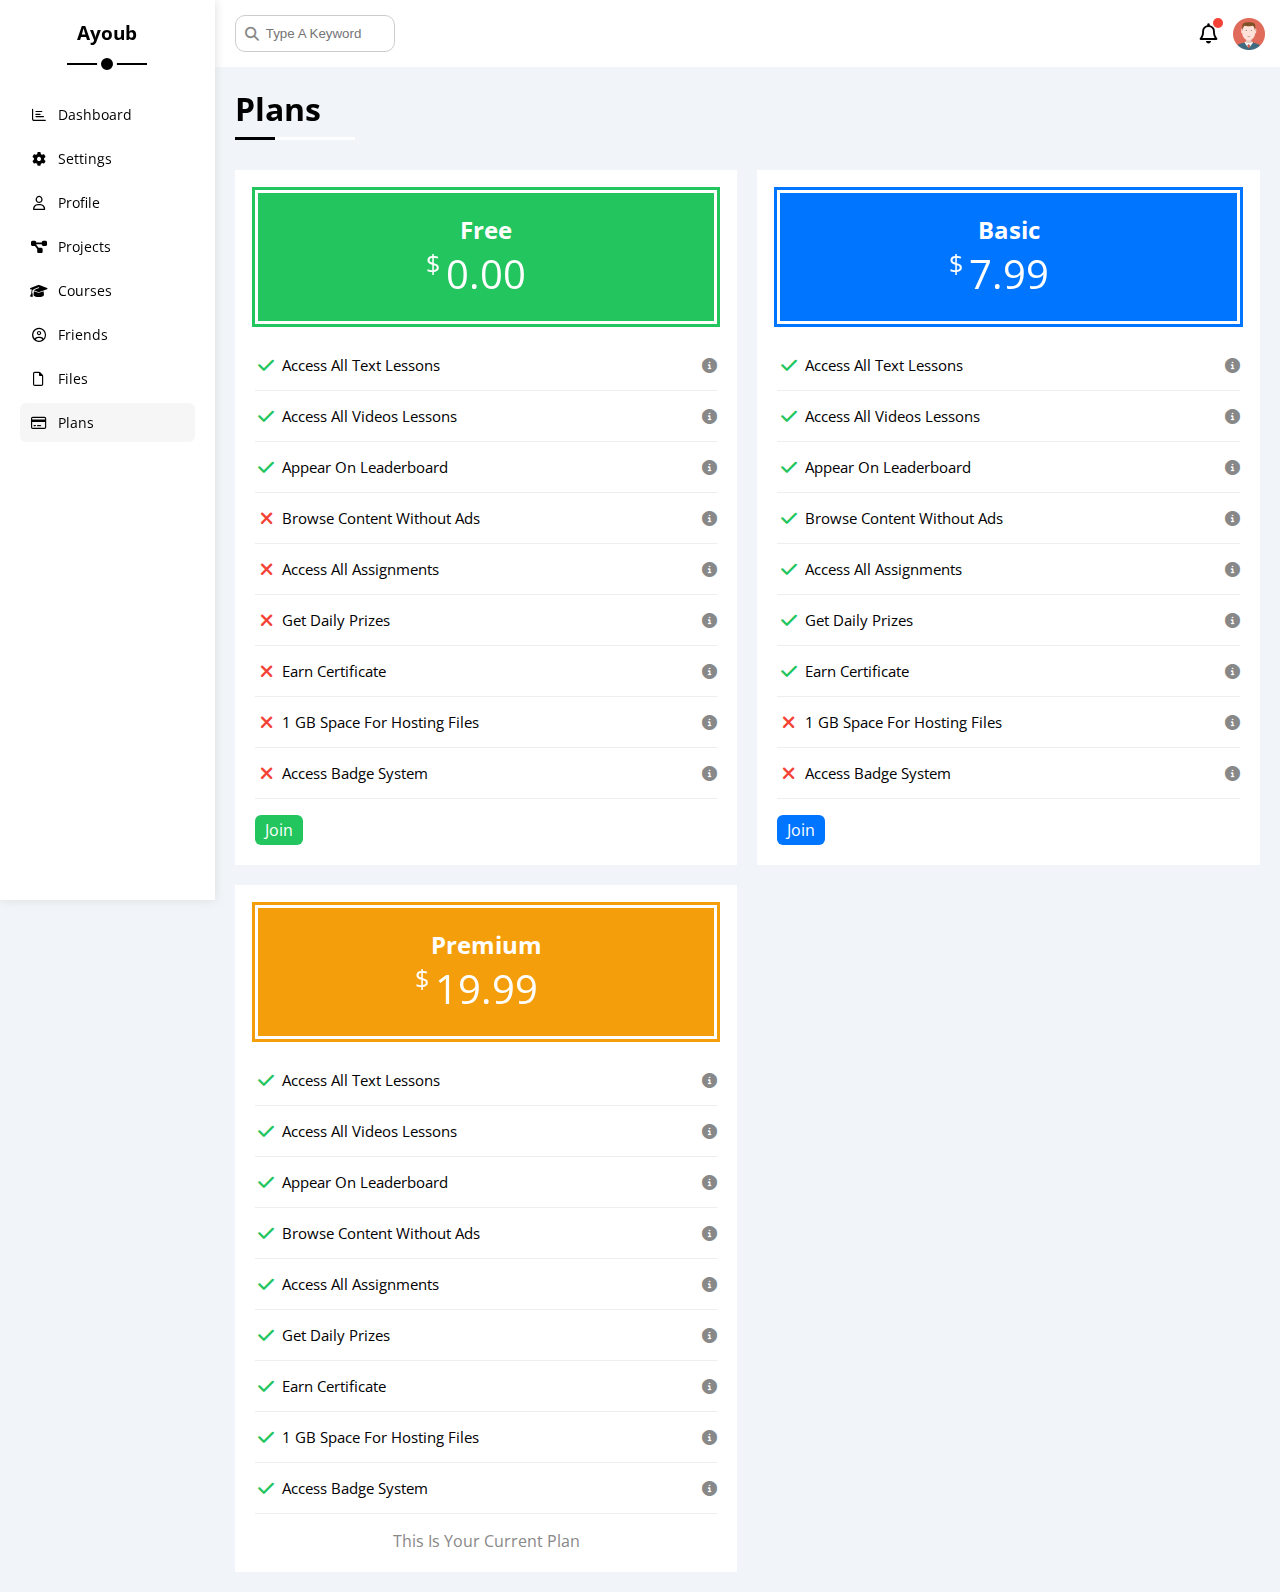
<file: plans.html>
<!DOCTYPE html>
<html lang="en">
  <head>
    <meta charset="UTF-8" />
    <meta http-equiv="X-UA-Compatible" content="IE=edge" />
    <meta name="viewport" content="width=device-width, initial-scale=1.0" />
    <title>Plans</title>
    <link rel="stylesheet" href="css/all.min.css" />
    <link rel="stylesheet" href="css/framework.css" />
    <link rel="stylesheet" href="css/master.css" />
    <link rel="preconnect" href="https://fonts.googleapis.com" />
    <link rel="preconnect" href="https://fonts.gstatic.com" crossorigin />
    <link href="https://fonts.googleapis.com/css2?family=Open+Sans:wght@300;500&display=swap" rel="stylesheet" />
  </head>
  <body>
    <div class="page d-flex">
      <div class="sidebar bg-white p-20 p-relative">
        <h3 class="p-relative txt-c mt-0">Ayoub</h3>
        <ul>
          <li>
            <a class="d-flex align-center fs-14 c-black rad-6 p-10" href="index.html">
              <i class="fa-regular fa-chart-bar fa-fw"></i>
              <span>Dashboard</span>
            </a>
          </li>
          <li>
            <a class="d-flex align-center fs-14 c-black rad-6 p-10" href="settings.html">
              <i class="fa-solid fa-gear fa-fw"></i>
              <span>Settings</span>
            </a>
          </li>
          <li>
            <a class="d-flex align-center fs-14 c-black rad-6 p-10" href="profile.html">
              <i class="fa-regular fa-user fa-fw"></i>
              <span>Profile</span>
            </a>
          </li>
          <li>
            <a class="d-flex align-center fs-14 c-black rad-6 p-10" href="projects.html">
              <i class="fa-solid fa-diagram-project fa-fw"></i>
              <span>Projects</span>
            </a>
          </li>
          <li>
            <a class="d-flex align-center fs-14 c-black rad-6 p-10" href="courses.html">
              <i class="fa-solid fa-graduation-cap fa-fw"></i>
              <span>Courses</span>
            </a>
          </li>
          <li>
            <a class="d-flex align-center fs-14 c-black rad-6 p-10" href="friends.html">
              <i class="fa-regular fa-circle-user fa-fw"></i>
              <span>Friends</span>
            </a>
          </li>
          <li>
            <a class="d-flex align-center fs-14 c-black rad-6 p-10" href="files.html">
              <i class="fa-regular fa-file fa-fw"></i>
              <span>Files</span>
            </a>
          </li>
          <li>
            <a class="active d-flex align-center fs-14 c-black rad-6 p-10" href="plans.html">
              <i class="fa-regular fa-credit-card fa-fw"></i>
              <span>Plans</span>
            </a>
          </li>
        </ul>
      </div>
      <div class="content w-full">
        <!-- Start Head -->
        <div class="head bg-white p-15 between-flex">
          <div class="search p-relative">
            <input class="p-10" type="search" placeholder="Type A Keyword" />
          </div>
          <div class="icons d-flex align-center">
            <span class="notification p-relative">
              <i class="fa-regular fa-bell fa-lg"></i>
            </span>
            <img src="imgs/avatar.png" alt="" />
          </div>
        </div>
        <!-- End Head -->
        <h1 class="p-relative">Plans</h1>
        <div class="plans-page d-grid m-20 gap-20">
          <div class="plan green bg-white p-20">
            <div class="top bg-green txt-c p-20">
              <h2 class="m-0 c-white">Free</h2>
              <div class="price c-white"><span>$</span>0.00</div>
            </div>
            <ul>
              <li>
                <i class="fa-solid fa-check fa-fw yes"></i>
                <span>Access All Text Lessons</span>
                <i class="fa-solid fa-circle-info help"></i>
              </li>
              <li>
                <i class="fa-solid fa-check fa-fw yes"></i>
                <span>Access All Videos Lessons</span>
                <i class="fa-solid fa-circle-info help"></i>
              </li>
              <li>
                <i class="fa-solid fa-check fa-fw yes"></i>
                <span>Appear On Leaderboard</span>
                <i class="fa-solid fa-circle-info help"></i>
              </li>
              <li>
                <i class="fa-solid fa-xmark fa-fw"></i>
                <span>Browse Content Without Ads</span>
                <i class="fa-solid fa-circle-info help"></i>
              </li>
              <li>
                <i class="fa-solid fa-xmark fa-fw"></i>
                <span>Access All Assignments</span>
                <i class="fa-solid fa-circle-info help"></i>
              </li>
              <li>
                <i class="fa-solid fa-xmark fa-fw"></i>
                <span>Get Daily Prizes</span>
                <i class="fa-solid fa-circle-info help"></i>
              </li>
              <li>
                <i class="fa-solid fa-xmark fa-fw"></i>
                <span>Earn Certificate</span>
                <i class="fa-solid fa-circle-info help"></i>
              </li>
              <li>
                <i class="fa-solid fa-xmark fa-fw"></i>
                <span>1 GB Space For Hosting Files</span>
                <i class="fa-solid fa-circle-info help"></i>
              </li>
              <li>
                <i class="fa-solid fa-xmark fa-fw"></i>
                <span>Access Badge System</span>
                <i class="fa-solid fa-circle-info help"></i>
              </li>
            </ul>
            <a href="#" class="btn-shape bg-green c-white d-block w-fit">Join</a>
          </div>
          <!-- Start Plan -->
          <div class="plan blue bg-white p-20">
            <div class="top bg-blue txt-c p-20">
              <h2 class="m-0 c-white">Basic</h2>
              <div class="price c-white"><span>$</span>7.99</div>
            </div>
            <ul class="list-none p-0">
              <li>
                <i class="fa-solid fa-check fa-fw yes"></i>
                <span>Access All Text Lessons</span>
                <i class="fa-solid fa-circle-info help"></i>
              </li>
              <li>
                <i class="fa-solid fa-check fa-fw yes"></i>
                <span>Access All Videos Lessons</span>
                <i class="fa-solid fa-circle-info help"></i>
              </li>
              <li>
                <i class="fa-solid fa-check fa-fw yes"></i>
                <span>Appear On Leaderboard</span>
                <i class="fa-solid fa-circle-info help"></i>
              </li>
              <li>
                <i class="fa-solid fa-check fa-fw yes"></i>
                <span>Browse Content Without Ads</span>
                <i class="fa-solid fa-circle-info help"></i>
              </li>
              <li>
                <i class="fa-solid fa-check fa-fw yes"></i>
                <span>Access All Assignments</span>
                <i class="fa-solid fa-circle-info help"></i>
              </li>
              <li>
                <i class="fa-solid fa-check fa-fw yes"></i>
                <span>Get Daily Prizes</span>
                <i class="fa-solid fa-circle-info help"></i>
              </li>
              <li>
                <i class="fa-solid fa-check fa-fw yes"></i>
                <span>Earn Certificate</span>
                <i class="fa-solid fa-circle-info help"></i>
              </li>
              <li>
                <i class="fa-solid fa-xmark fa-fw"></i>
                <span>1 GB Space For Hosting Files</span>
                <i class="fa-solid fa-circle-info help"></i>
              </li>
              <li>
                <i class="fa-solid fa-xmark fa-fw"></i>
                <span>Access Badge System</span>
                <i class="fa-solid fa-circle-info help"></i>
              </li>
            </ul>
            <a href="#" class="btn-shape bg-blue c-white d-block w-fit">Join</a>
          </div>
          <!-- End Plan -->
          <!-- Start Plan -->
          <div class="plan orange bg-white p-20">
            <div class="top bg-orange txt-c p-20">
              <h2 class="m-0 c-white">Premium</h2>
              <div class="price c-white"><span>$</span>19.99</div>
            </div>
            <ul class="list-none p-0">
              <li>
                <i class="fa-solid fa-check fa-fw yes"></i>
                <span>Access All Text Lessons</span>
                <i class="fa-solid fa-circle-info help"></i>
              </li>
              <li>
                <i class="fa-solid fa-check fa-fw yes"></i>
                <span>Access All Videos Lessons</span>
                <i class="fa-solid fa-circle-info help"></i>
              </li>
              <li>
                <i class="fa-solid fa-check fa-fw yes"></i>
                <span>Appear On Leaderboard</span>
                <i class="fa-solid fa-circle-info help"></i>
              </li>
              <li>
                <i class="fa-solid fa-check fa-fw yes"></i>
                <span>Browse Content Without Ads</span>
                <i class="fa-solid fa-circle-info help"></i>
              </li>
              <li>
                <i class="fa-solid fa-check fa-fw yes"></i>
                <span>Access All Assignments</span>
                <i class="fa-solid fa-circle-info help"></i>
              </li>
              <li>
                <i class="fa-solid fa-check fa-fw yes"></i>
                <span>Get Daily Prizes</span>
                <i class="fa-solid fa-circle-info help"></i>
              </li>
              <li>
                <i class="fa-solid fa-check fa-fw yes"></i>
                <span>Earn Certificate</span>
                <i class="fa-solid fa-circle-info help"></i>
              </li>
              <li>
                <i class="fa-solid fa-check fa-fw yes"></i>
                <span>1 GB Space For Hosting Files</span>
                <i class="fa-solid fa-circle-info help"></i>
              </li>
              <li>
                <i class="fa-solid fa-check fa-fw yes"></i>
                <span>Access Badge System</span>
                <i class="fa-solid fa-circle-info help"></i>
              </li>
            </ul>
            <p class="c-grey m-0 txt-c">This Is Your Current Plan</p>
          </div>
          <!-- End Plan -->
        </div>
      </div>
    </div>
  </body>
</html>
</file>
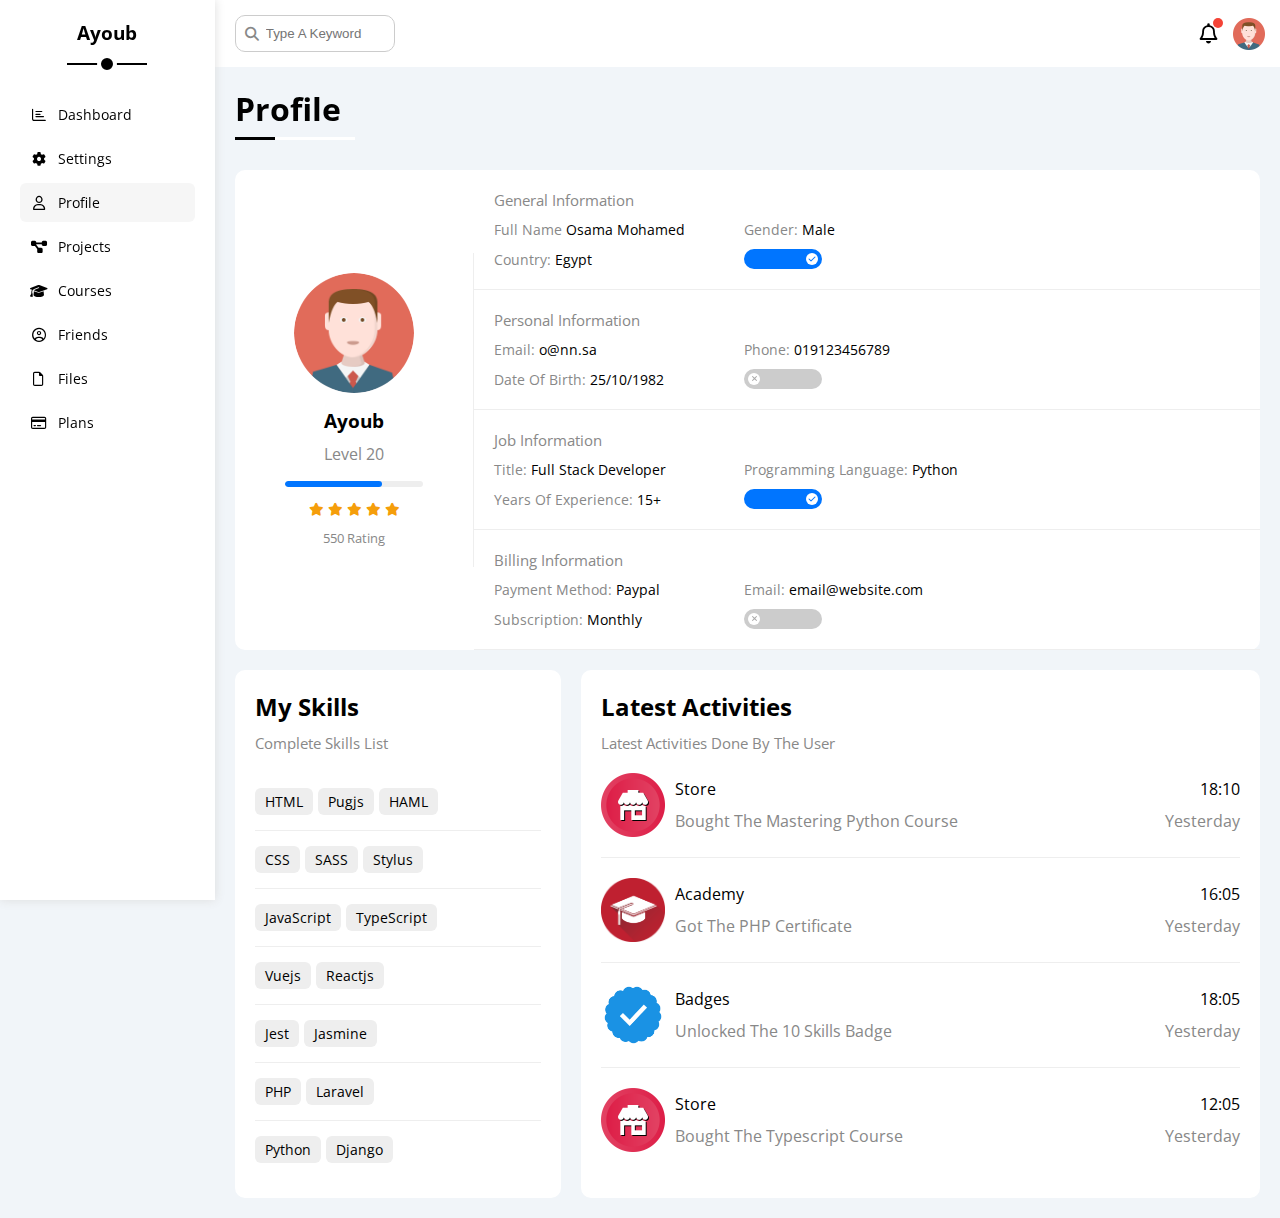
<file: profile.html>
<!DOCTYPE html>
<html lang="en">
  <head>
    <meta charset="UTF-8" />
    <meta http-equiv="X-UA-Compatible" content="IE=edge" />
    <meta name="viewport" content="width=device-width, initial-scale=1.0" />
    <title>Profile</title>
    <link rel="stylesheet" href="css/all.min.css" />
    <link rel="stylesheet" href="css/framework.css" />
    <link rel="stylesheet" href="css/master.css" />
    <link rel="preconnect" href="https://fonts.googleapis.com" />
    <link rel="preconnect" href="https://fonts.gstatic.com" crossorigin />
    <link href="https://fonts.googleapis.com/css2?family=Open+Sans:wght@300;500&display=swap" rel="stylesheet" />
  </head>
  <body>
    <div class="page d-flex">
      <div class="sidebar bg-white p-20 p-relative">
        <h3 class="p-relative txt-c mt-0">Ayoub</h3>
        <ul>
          <li>
            <a class="d-flex align-center fs-14 c-black rad-6 p-10" href="index.html">
              <i class="fa-regular fa-chart-bar fa-fw"></i>
              <span>Dashboard</span>
            </a>
          </li>
          <li>
            <a class="d-flex align-center fs-14 c-black rad-6 p-10" href="settings.html">
              <i class="fa-solid fa-gear fa-fw"></i>
              <span>Settings</span>
            </a>
          </li>
          <li>
            <a class="active d-flex align-center fs-14 c-black rad-6 p-10" href="profile.html">
              <i class="fa-regular fa-user fa-fw"></i>
              <span>Profile</span>
            </a>
          </li>
          <li>
            <a class="d-flex align-center fs-14 c-black rad-6 p-10" href="projects.html">
              <i class="fa-solid fa-diagram-project fa-fw"></i>
              <span>Projects</span>
            </a>
          </li>
          <li>
            <a class="d-flex align-center fs-14 c-black rad-6 p-10" href="courses.html">
              <i class="fa-solid fa-graduation-cap fa-fw"></i>
              <span>Courses</span>
            </a>
          </li>
          <li>
            <a class="d-flex align-center fs-14 c-black rad-6 p-10" href="friends.html">
              <i class="fa-regular fa-circle-user fa-fw"></i>
              <span>Friends</span>
            </a>
          </li>
          <li>
            <a class="d-flex align-center fs-14 c-black rad-6 p-10" href="files.html">
              <i class="fa-regular fa-file fa-fw"></i>
              <span>Files</span>
            </a>
          </li>
          <li>
            <a class="d-flex align-center fs-14 c-black rad-6 p-10" href="plans.html">
              <i class="fa-regular fa-credit-card fa-fw"></i>
              <span>Plans</span>
            </a>
          </li>
        </ul>
      </div>
      <div class="content w-full">
        <!-- Start Head -->
        <div class="head bg-white p-15 between-flex">
          <div class="search p-relative">
            <input class="p-10" type="search" placeholder="Type A Keyword" />
          </div>
          <div class="icons d-flex align-center">
            <span class="notification p-relative">
              <i class="fa-regular fa-bell fa-lg"></i>
            </span>
            <img src="imgs/avatar.png" alt="" />
          </div>
        </div>
        <!-- End Head -->
        <h1 class="p-relative">Profile</h1>
        <div class="profile-page m-20">
          <!-- Start Overview -->
          <div class="overview bg-white rad-10 d-flex align-center">
            <div class="avatar-box txt-c p-20">
              <img class="rad-half mb-10" src="imgs/avatar.png" alt="" />
              <h3 class="m-0">Ayoub</h3>
              <p class="c-grey mt-10">Level 20</p>
              <div class="level rad-6 bg-eee p-relative">
                <span style="width: 70%"></span>
              </div>
              <div class="rating mt-10 mb-10">
                <i class="fa-solid fa-star c-orange fs-13"></i>
                <i class="fa-solid fa-star c-orange fs-13"></i>
                <i class="fa-solid fa-star c-orange fs-13"></i>
                <i class="fa-solid fa-star c-orange fs-13"></i>
                <i class="fa-solid fa-star c-orange fs-13"></i>
              </div>
              <p class="c-grey m-0 fs-13">550 Rating</p>
            </div>
            <div class="info-box w-full txt-c-mobile">
              <!-- Start Information Row -->
              <div class="box p-20 d-flex align-center">
                <h4 class="c-grey fs-15 m-0 w-full">General Information</h4>
                <div class="fs-14">
                  <span class="c-grey">Full Name</span>
                  <span>Osama Mohamed</span>
                </div>
                <div class="fs-14">
                  <span class="c-grey">Gender:</span>
                  <span>Male</span>
                </div>
                <div class="fs-14">
                  <span class="c-grey">Country:</span>
                  <span>Egypt</span>
                </div>
                <div class="fs-14">
                  <label>
                    <input class="toggle-checkbox" type="checkbox" checked />
                    <div class="toggle-switch"></div>
                  </label>
                </div>
              </div>
              <!-- End Information Row -->
              <!-- Start Information Row -->
              <div class="box p-20 d-flex align-center">
                <h4 class="c-grey w-full fs-15 m-0">Personal Information</h4>
                <div class="fs-14">
                  <span class="c-grey">Email:</span>
                  <span>o@nn.sa</span>
                </div>
                <div class="fs-14">
                  <span class="c-grey">Phone:</span>
                  <span>019123456789</span>
                </div>
                <div class="fs-14">
                  <span class="c-grey">Date Of Birth:</span>
                  <span>25/10/1982</span>
                </div>
                <div class="fs-14">
                  <label>
                    <input class="toggle-checkbox" type="checkbox" />
                    <div class="toggle-switch"></div>
                  </label>
                </div>
              </div>
              <!-- End Information Row -->
              <!-- Start Information Row -->
              <div class="box p-20 d-flex align-center">
                <h4 class="c-grey w-full fs-15 m-0">Job Information</h4>
                <div class="fs-14">
                  <span class="c-grey">Title:</span>
                  <span>Full Stack Developer</span>
                </div>
                <div class="fs-14">
                  <span class="c-grey">Programming Language:</span>
                  <span>Python</span>
                </div>
                <div class="fs-14">
                  <span class="c-grey">Years Of Experience:</span>
                  <span>15+</span>
                </div>
                <div class="fs-14">
                  <label>
                    <input class="toggle-checkbox" type="checkbox" checked />
                    <div class="toggle-switch"></div>
                  </label>
                </div>
              </div>
              <!-- End Information Row -->
              <!-- Start Information Row -->
              <div class="box p-20 d-flex align-center">
                <h4 class="c-grey w-full fs-15 m-0">Billing Information</h4>
                <div class="fs-14">
                  <span class="c-grey">Payment Method:</span>
                  <span>Paypal</span>
                </div>
                <div class="fs-14">
                  <span class="c-grey">Email:</span>
                  <span>email@website.com</span>
                </div>
                <div class="fs-14">
                  <span class="c-grey">Subscription:</span>
                  <span>Monthly</span>
                </div>
                <div class="fs-14">
                  <label>
                    <input class="toggle-checkbox" type="checkbox" />
                    <div class="toggle-switch"></div>
                  </label>
                </div>
              </div>
              <!-- End Information Row -->
            </div>
          </div>
          <!-- End Overview -->
          <!-- Start Other Data -->
          <div class="other-data d-flex gap-20">
            <div class="skills-card p-20 bg-white rad-10 mt-20">
              <h2 class="mt-0 mb-10">My Skills</h2>
              <p class="mt-0 mb-20 c-grey fs-15">Complete Skills List</p>
              <ul class="m-0 txt-c-mobile">
                <li><span>HTML</span><span>Pugjs</span><span>HAML</span></li>
                <li><span>CSS</span><span>SASS</span><span>Stylus</span></li>
                <li><span>JavaScript</span><span>TypeScript</span></li>
                <li><span>Vuejs</span><span>Reactjs</span></li>
                <li><span>Jest</span><span>Jasmine</span></li>
                <li><span>PHP</span><span>Laravel</span></li>
                <li><span>Python</span><span>Django</span></li>
              </ul>
            </div>
            <div class="activities p-20 bg-white rad-10 mt-20">
              <h2 class="mt-0 mb-10">Latest Activities</h2>
              <p class="mt-0 mb-20 c-grey fs-15">Latest Activities Done By The User</p>
              <div class="activity d-flex align-center txt-c-mobile">
                <img src="imgs/activity-01.png" alt="" />
                <div class="info">
                  <span class="d-block mb-10">Store</span>
                  <span class="c-grey">Bought The Mastering Python Course</span>
                </div>
                <div class="date">
                  <span class="d-block mb-10">18:10</span>
                  <span class="c-grey">Yesterday</span>
                </div>
              </div>
              <div class="activity d-flex align-center txt-c-mobile">
                <img src="imgs/activity-02.png" alt="" />
                <div class="info">
                  <span class="d-block mb-10">Academy</span>
                  <span class="c-grey">Got The PHP Certificate</span>
                </div>
                <div class="date">
                  <span class="d-block mb-10">16:05</span>
                  <span class="c-grey">Yesterday</span>
                </div>
              </div>
              <div class="activity d-flex align-center txt-c-mobile">
                <img src="imgs/activity-03.png" alt="" />
                <div class="info">
                  <span class="d-block mb-10">Badges</span>
                  <span class="c-grey">Unlocked The 10 Skills Badge</span>
                </div>
                <div class="date">
                  <span class="d-block mb-10">18:05</span>
                  <span class="c-grey">Yesterday</span>
                </div>
              </div>
              <div class="activity d-flex align-center txt-c-mobile">
                <img src="imgs/activity-01.png" alt="" />
                <div class="info">
                  <span class="d-block mb-10">Store</span>
                  <span class="c-grey">Bought The Typescript Course</span>
                </div>
                <div class="date">
                  <span class="d-block mb-10">12:05</span>
                  <span class="c-grey">Yesterday</span>
                </div>
              </div>
            </div>
          </div>
          <!-- End Other Data -->
        </div>
      </div>
    </div>
  </body>
</html>
</file>
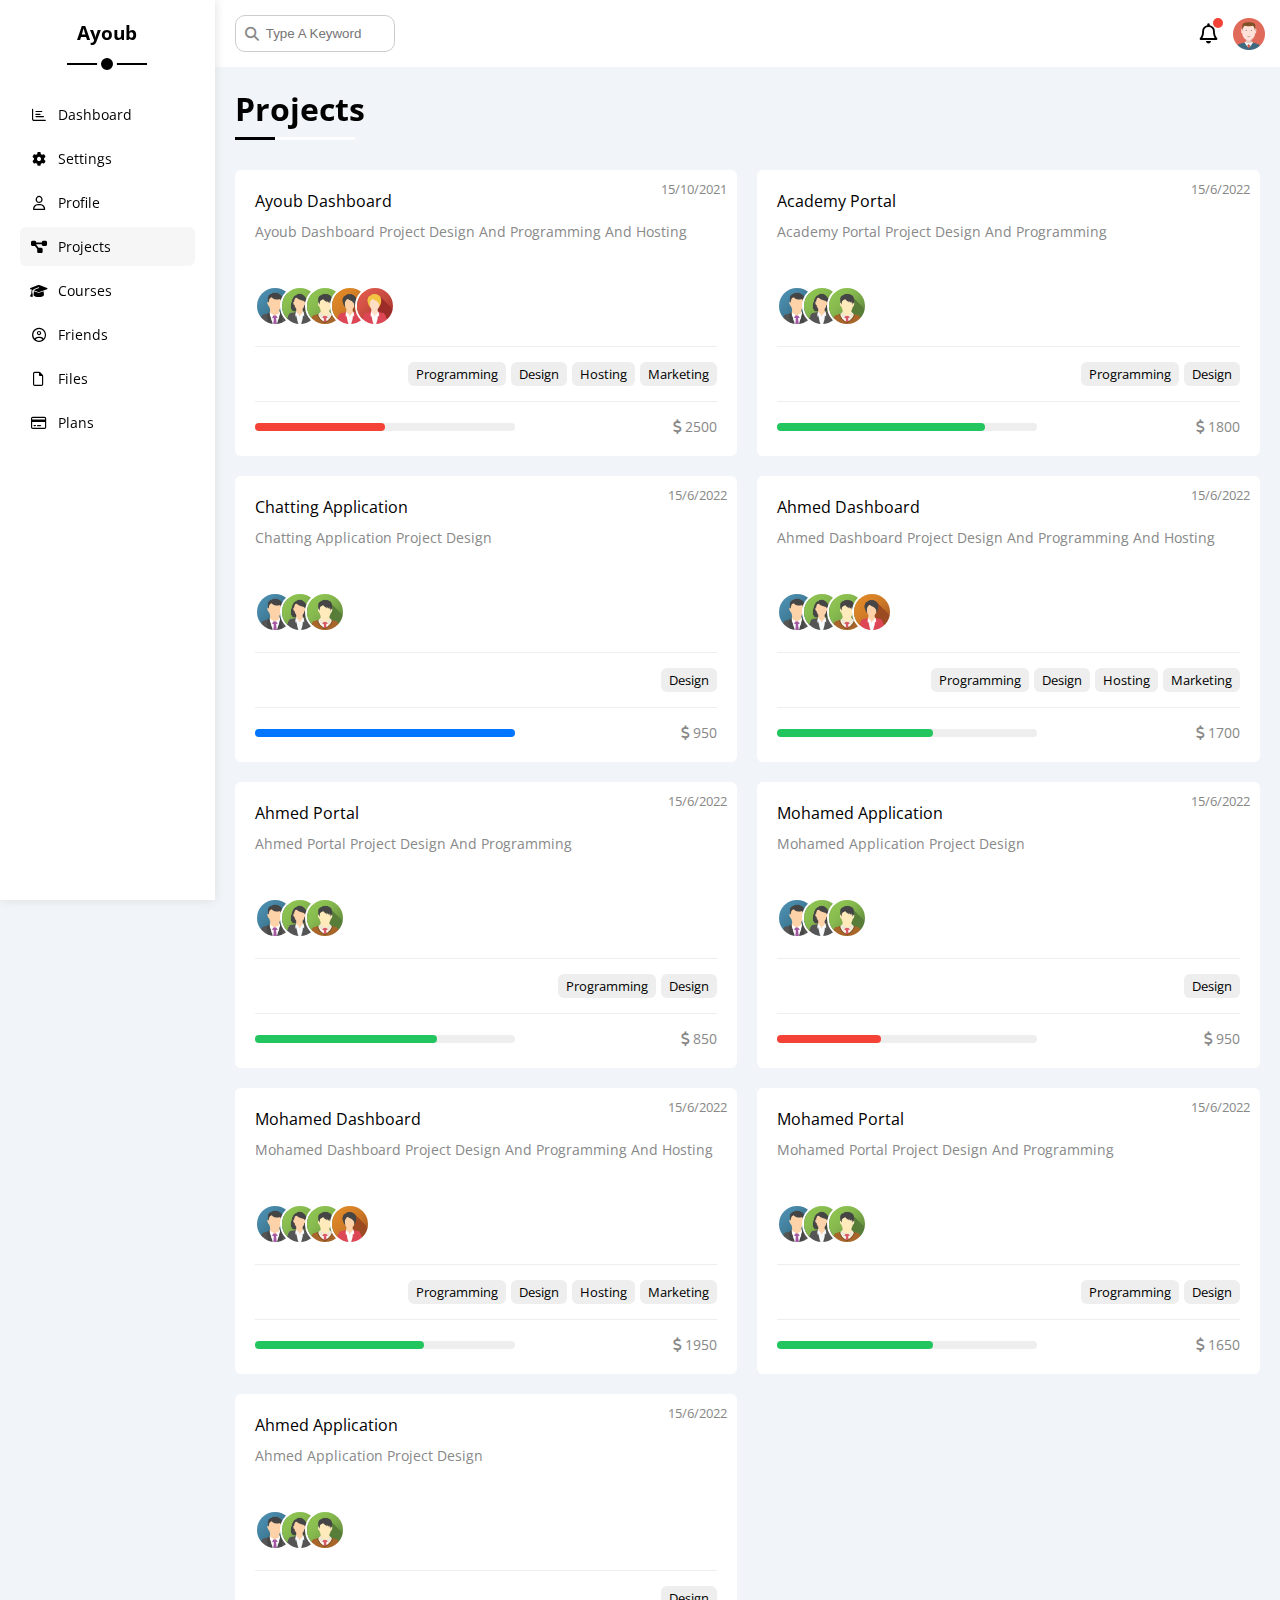
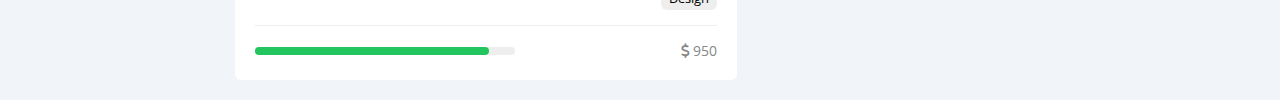
<file: projects.html>
<!DOCTYPE html>
<html lang="en">
  <head>
    <meta charset="UTF-8" />
    <meta http-equiv="X-UA-Compatible" content="IE=edge" />
    <meta name="viewport" content="width=device-width, initial-scale=1.0" />
    <title>Projects</title>
    <link rel="stylesheet" href="css/all.min.css" />
    <link rel="stylesheet" href="css/framework.css" />
    <link rel="stylesheet" href="css/master.css" />
    <link rel="preconnect" href="https://fonts.googleapis.com" />
    <link rel="preconnect" href="https://fonts.gstatic.com" crossorigin />
    <link href="https://fonts.googleapis.com/css2?family=Open+Sans:wght@300;500&display=swap" rel="stylesheet" />
  </head>
  <body>
    <div class="page d-flex">
      <div class="sidebar bg-white p-20 p-relative">
        <h3 class="p-relative txt-c mt-0">Ayoub</h3>
        <ul>
          <li>
            <a class="d-flex align-center fs-14 c-black rad-6 p-10" href="index.html">
              <i class="fa-regular fa-chart-bar fa-fw"></i>
              <span>Dashboard</span>
            </a>
          </li>
          <li>
            <a class="d-flex align-center fs-14 c-black rad-6 p-10" href="settings.html">
              <i class="fa-solid fa-gear fa-fw"></i>
              <span>Settings</span>
            </a>
          </li>
          <li>
            <a class="d-flex align-center fs-14 c-black rad-6 p-10" href="profile.html">
              <i class="fa-regular fa-user fa-fw"></i>
              <span>Profile</span>
            </a>
          </li>
          <li>
            <a class="active d-flex align-center fs-14 c-black rad-6 p-10" href="projects.html">
              <i class="fa-solid fa-diagram-project fa-fw"></i>
              <span>Projects</span>
            </a>
          </li>
          <li>
            <a class="d-flex align-center fs-14 c-black rad-6 p-10" href="courses.html">
              <i class="fa-solid fa-graduation-cap fa-fw"></i>
              <span>Courses</span>
            </a>
          </li>
          <li>
            <a class="d-flex align-center fs-14 c-black rad-6 p-10" href="friends.html">
              <i class="fa-regular fa-circle-user fa-fw"></i>
              <span>Friends</span>
            </a>
          </li>
          <li>
            <a class="d-flex align-center fs-14 c-black rad-6 p-10" href="files.html">
              <i class="fa-regular fa-file fa-fw"></i>
              <span>Files</span>
            </a>
          </li>
          <li>
            <a class="d-flex align-center fs-14 c-black rad-6 p-10" href="plans.html">
              <i class="fa-regular fa-credit-card fa-fw"></i>
              <span>Plans</span>
            </a>
          </li>
        </ul>
      </div>
      <div class="content w-full">
        <!-- Start Head -->
        <div class="head bg-white p-15 between-flex">
          <div class="search p-relative">
            <input class="p-10" type="search" placeholder="Type A Keyword" />
          </div>
          <div class="icons d-flex align-center">
            <span class="notification p-relative">
              <i class="fa-regular fa-bell fa-lg"></i>
            </span>
            <img src="imgs/avatar.png" alt="" />
          </div>
        </div>
        <!-- End Head -->
        <h1 class="p-relative">Projects</h1>
        <div class="projects-page d-grid m-20 gap-20">
          <div class="project bg-white p-20 rad-6 p-relative">
            <span class="date fs-13 c-grey">15/10/2021</span>
            <h4 class="m-0">Ayoub Dashboard</h4>
            <p class="c-grey mt-10 mb-10 fs-14">Ayoub Dashboard Project Design And Programming And Hosting</p>
            <div class="team">
              <a href="#"><img src="imgs/team-01.png" alt="" /></a>
              <a href="#"><img src="imgs/team-02.png" alt="" /></a>
              <a href="#"><img src="imgs/team-03.png" alt="" /></a>
              <a href="#"><img src="imgs/team-04.png" alt="" /></a>
              <a href="#"><img src="imgs/team-05.png" alt="" /></a>
            </div>
            <div class="do d-flex">
              <span class="fs-13 rad-6 bg-eee">Programming</span>
              <span class="fs-13 rad-6 bg-eee">Design</span>
              <span class="fs-13 rad-6 bg-eee">Hosting</span>
              <span class="fs-13 rad-6 bg-eee">Marketing</span>
            </div>
            <div class="info between-flex">
              <div class="prog bg-eee">
                <span class="bg-red" style="width: 50%"></span>
              </div>
              <div class="fs-14 c-grey">
                <i class="fa-solid fa-dollar-sign"></i>
                2500
              </div>
            </div>
          </div>
          <div class="project bg-white p-20 rad-6 p-relative">
            <span class="date fs-13 c-grey">15/6/2022</span>
            <h4 class="m-0">Academy Portal</h4>
            <p class="c-grey mt-10 mb-10 fs-14">Academy Portal Project Design And Programming</p>
            <div class="team">
              <a href="#"><img src="imgs/team-01.png" alt="" /></a>
              <a href="#"><img src="imgs/team-02.png" alt="" /></a>
              <a href="#"><img src="imgs/team-03.png" alt="" /></a>
            </div>
            <div class="do d-flex">
              <span class="fs-13 rad-6 bg-eee">Programming</span>
              <span class="fs-13 rad-6 bg-eee">Design</span>
            </div>
            <div class="info between-flex">
              <div class="prog bg-eee">
                <span class="bg-green" style="width: 80%"></span>
              </div>
              <div class="fs-14 c-grey">
                <i class="fa-solid fa-dollar-sign"></i>
                1800
              </div>
            </div>
          </div>
          <div class="project bg-white p-20 rad-6 p-relative">
            <span class="date fs-13 c-grey">15/6/2022</span>
            <h4 class="m-0">Chatting Application</h4>
            <p class="c-grey mt-10 mb-10 fs-14">Chatting Application Project Design</p>
            <div class="team">
              <a href="#"><img src="imgs/team-01.png" alt="" /></a>
              <a href="#"><img src="imgs/team-02.png" alt="" /></a>
              <a href="#"><img src="imgs/team-03.png" alt="" /></a>
            </div>
            <div class="do d-flex">
              <span class="fs-13 rad-6 bg-eee">Design</span>
            </div>
            <div class="info between-flex">
              <div class="prog bg-eee">
                <span class="bg-blue" style="width: 100%"></span>
              </div>
              <div class="fs-14 c-grey">
                <i class="fa-solid fa-dollar-sign"></i>
                950
              </div>
            </div>
          </div>
          <div class="project bg-white p-20 rad-6 p-relative">
            <span class="date fs-13 c-grey">15/6/2022</span>
            <h4 class="m-0">Ahmed Dashboard</h4>
            <p class="c-grey mt-10 mb-10 fs-14">Ahmed Dashboard Project Design And Programming And Hosting</p>
            <div class="team">
              <a href="#"><img src="imgs/team-01.png" alt="" /></a>
              <a href="#"><img src="imgs/team-02.png" alt="" /></a>
              <a href="#"><img src="imgs/team-03.png" alt="" /></a>
              <a href="#"><img src="imgs/team-04.png" alt="" /></a>
            </div>
            <div class="do d-flex">
              <span class="fs-13 rad-6 bg-eee">Programming</span>
              <span class="fs-13 rad-6 bg-eee">Design</span>
              <span class="fs-13 rad-6 bg-eee">Hosting</span>
              <span class="fs-13 rad-6 bg-eee">Marketing</span>
            </div>
            <div class="info between-flex">
              <div class="prog bg-eee">
                <span class="bg-green" style="width: 60%"></span>
              </div>
              <div class="fs-14 c-grey">
                <i class="fa-solid fa-dollar-sign"></i>
                1700
              </div>
            </div>
          </div>
          <div class="project bg-white p-20 rad-6 p-relative">
            <span class="date fs-13 c-grey">15/6/2022</span>
            <h4 class="m-0">Ahmed Portal</h4>
            <p class="c-grey mt-10 mb-10 fs-14">Ahmed Portal Project Design And Programming</p>
            <div class="team">
              <a href="#"><img src="imgs/team-01.png" alt="" /></a>
              <a href="#"><img src="imgs/team-02.png" alt="" /></a>
              <a href="#"><img src="imgs/team-03.png" alt="" /></a>
            </div>
            <div class="do d-flex">
              <span class="fs-13 rad-6 bg-eee">Programming</span>
              <span class="fs-13 rad-6 bg-eee">Design</span>
            </div>
            <div class="info between-flex">
              <div class="prog bg-eee">
                <span class="bg-green" style="width: 70%"></span>
              </div>
              <div class="fs-14 c-grey">
                <i class="fa-solid fa-dollar-sign"></i>
                850
              </div>
            </div>
          </div>
          <div class="project bg-white p-20 rad-6 p-relative">
            <span class="date fs-13 c-grey">15/6/2022</span>
            <h4 class="m-0">Mohamed Application</h4>
            <p class="c-grey mt-10 mb-10 fs-14">Mohamed Application Project Design</p>
            <div class="team">
              <a href="#"><img src="imgs/team-01.png" alt="" /></a>
              <a href="#"><img src="imgs/team-02.png" alt="" /></a>
              <a href="#"><img src="imgs/team-03.png" alt="" /></a>
            </div>
            <div class="do d-flex">
              <span class="fs-13 rad-6 bg-eee">Design</span>
            </div>
            <div class="info between-flex">
              <div class="prog bg-eee">
                <span class="bg-red" style="width: 40%"></span>
              </div>
              <div class="fs-14 c-grey">
                <i class="fa-solid fa-dollar-sign"></i>
                950
              </div>
            </div>
          </div>
          <div class="project bg-white p-20 rad-6 p-relative">
            <span class="date fs-13 c-grey">15/6/2022</span>
            <h4 class="m-0">Mohamed Dashboard</h4>
            <p class="c-grey mt-10 mb-10 fs-14">Mohamed Dashboard Project Design And Programming And Hosting</p>
            <div class="team">
              <a href="#"><img src="imgs/team-01.png" alt="" /></a>
              <a href="#"><img src="imgs/team-02.png" alt="" /></a>
              <a href="#"><img src="imgs/team-03.png" alt="" /></a>
              <a href="#"><img src="imgs/team-04.png" alt="" /></a>
            </div>
            <div class="do d-flex">
              <span class="fs-13 rad-6 bg-eee">Programming</span>
              <span class="fs-13 rad-6 bg-eee">Design</span>
              <span class="fs-13 rad-6 bg-eee">Hosting</span>
              <span class="fs-13 rad-6 bg-eee">Marketing</span>
            </div>
            <div class="info between-flex">
              <div class="prog bg-eee">
                <span class="bg-green" style="width: 65%"></span>
              </div>
              <div class="fs-14 c-grey">
                <i class="fa-solid fa-dollar-sign"></i>
                1950
              </div>
            </div>
          </div>
          <div class="project bg-white p-20 rad-6 p-relative">
            <span class="date fs-13 c-grey">15/6/2022</span>
            <h4 class="m-0">Mohamed Portal</h4>
            <p class="c-grey mt-10 mb-10 fs-14">Mohamed Portal Project Design And Programming</p>
            <div class="team">
              <a href="#"><img src="imgs/team-01.png" alt="" /></a>
              <a href="#"><img src="imgs/team-02.png" alt="" /></a>
              <a href="#"><img src="imgs/team-03.png" alt="" /></a>
            </div>
            <div class="do d-flex">
              <span class="fs-13 rad-6 bg-eee">Programming</span>
              <span class="fs-13 rad-6 bg-eee">Design</span>
            </div>
            <div class="info between-flex">
              <div class="prog bg-eee">
                <span class="bg-green" style="width: 60%"></span>
              </div>
              <div class="fs-14 c-grey">
                <i class="fa-solid fa-dollar-sign"></i>
                1650
              </div>
            </div>
          </div>
          <div class="project bg-white p-20 rad-6 p-relative">
            <span class="date fs-13 c-grey">15/6/2022</span>
            <h4 class="m-0">Ahmed Application</h4>
            <p class="c-grey mt-10 mb-10 fs-14">Ahmed Application Project Design</p>
            <div class="team">
              <a href="#"><img src="imgs/team-01.png" alt="" /></a>
              <a href="#"><img src="imgs/team-02.png" alt="" /></a>
              <a href="#"><img src="imgs/team-03.png" alt="" /></a>
            </div>
            <div class="do d-flex">
              <span class="fs-13 rad-6 bg-eee">Design</span>
            </div>
            <div class="info between-flex">
              <div class="prog bg-eee">
                <span class="bg-green" style="width: 90%"></span>
              </div>
              <div class="fs-14 c-grey">
                <i class="fa-solid fa-dollar-sign"></i>
                950
              </div>
            </div>
          </div>
        </div>
      </div>
    </div>
  </body>
</html>
</file>
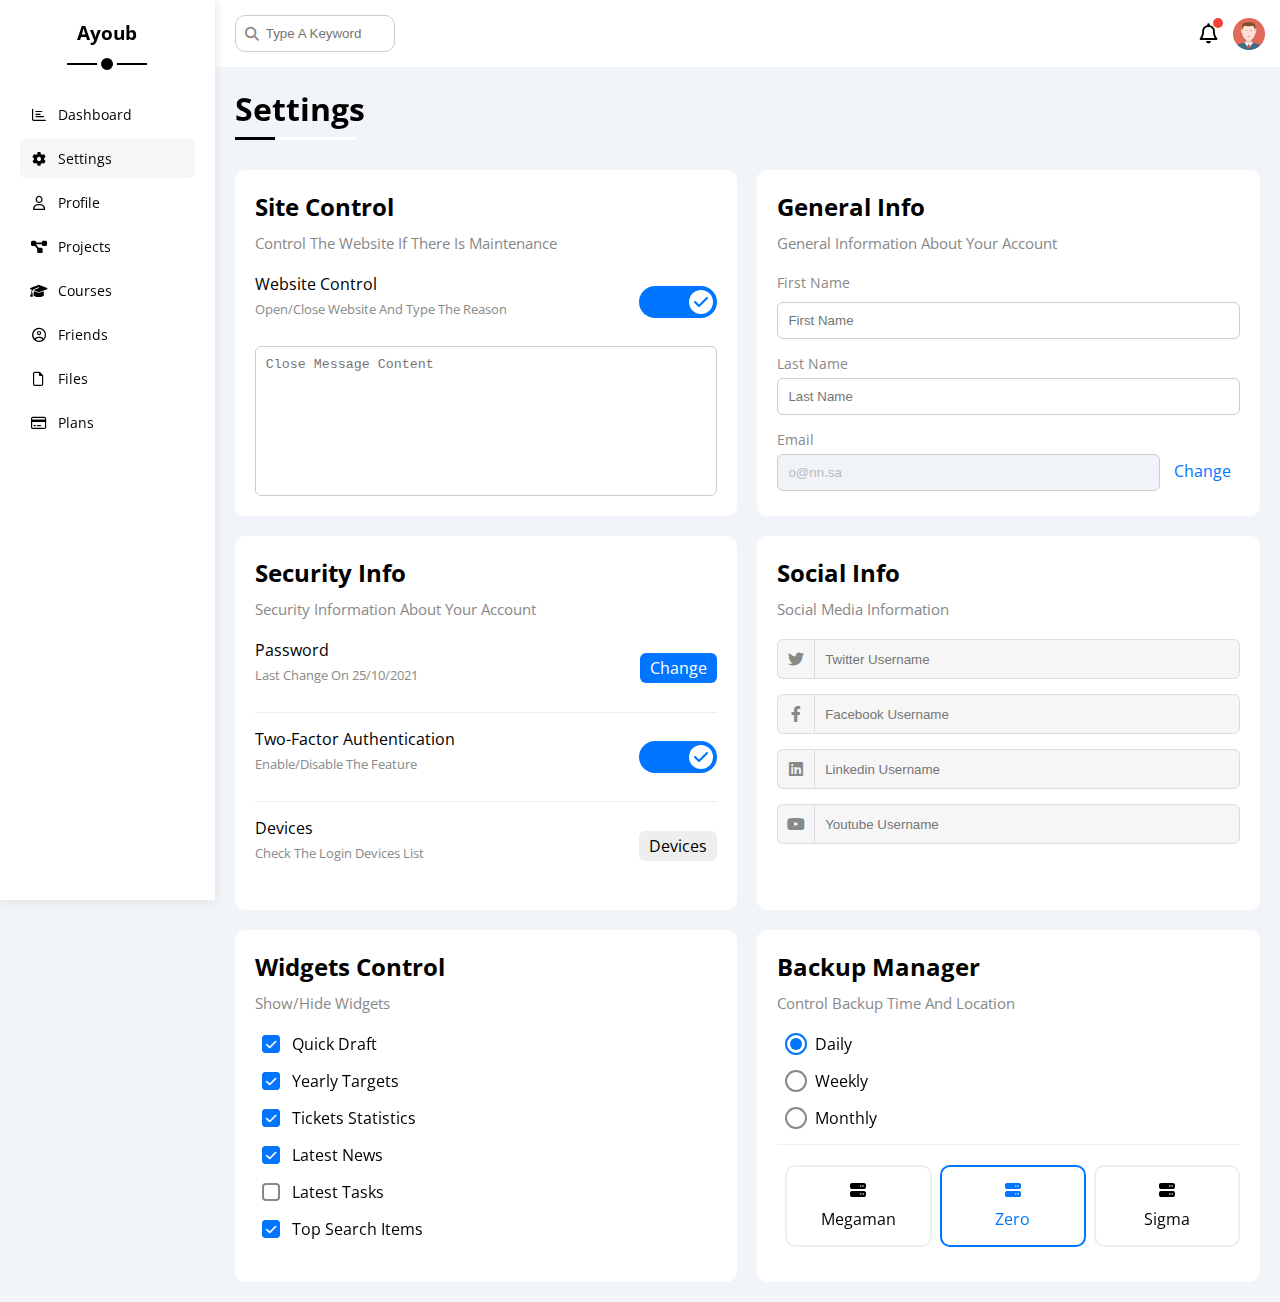
<file: settings.html>
<!DOCTYPE html>
<html lang="en">
  <head>
    <meta charset="UTF-8" />
    <meta http-equiv="X-UA-Compatible" content="IE=edge" />
    <meta name="viewport" content="width=device-width, initial-scale=1.0" />
    <title>Settings</title>
    <link rel="stylesheet" href="css/all.min.css" />
    <link rel="stylesheet" href="css/framework.css" />
    <link rel="stylesheet" href="css/master.css" />
    <link rel="preconnect" href="https://fonts.googleapis.com" />
    <link rel="preconnect" href="https://fonts.gstatic.com" crossorigin />
    <link href="https://fonts.googleapis.com/css2?family=Open+Sans:wght@300;500&display=swap" rel="stylesheet" />
  </head>
  <body>
    <div class="page d-flex">
      <div class="sidebar bg-white p-20 p-relative">
        <h3 class="p-relative txt-c mt-0">Ayoub</h3>
        <ul>
          <li>
            <a class="d-flex align-center fs-14 c-black rad-6 p-10" href="index.html">
              <i class="fa-regular fa-chart-bar fa-fw"></i>
              <span>Dashboard</span>
            </a>
          </li>
          <li>
            <a class="active d-flex align-center fs-14 c-black rad-6 p-10" href="settings.html">
              <i class="fa-solid fa-gear fa-fw"></i>
              <span>Settings</span>
            </a>
          </li>
          <li>
            <a class="d-flex align-center fs-14 c-black rad-6 p-10" href="profile.html">
              <i class="fa-regular fa-user fa-fw"></i>
              <span>Profile</span>
            </a>
          </li>
          <li>
            <a class="d-flex align-center fs-14 c-black rad-6 p-10" href="projects.html">
              <i class="fa-solid fa-diagram-project fa-fw"></i>
              <span>Projects</span>
            </a>
          </li>
          <li>
            <a class="d-flex align-center fs-14 c-black rad-6 p-10" href="courses.html">
              <i class="fa-solid fa-graduation-cap fa-fw"></i>
              <span>Courses</span>
            </a>
          </li>
          <li>
            <a class="d-flex align-center fs-14 c-black rad-6 p-10" href="friends.html">
              <i class="fa-regular fa-circle-user fa-fw"></i>
              <span>Friends</span>
            </a>
          </li>
          <li>
            <a class="d-flex align-center fs-14 c-black rad-6 p-10" href="files.html">
              <i class="fa-regular fa-file fa-fw"></i>
              <span>Files</span>
            </a>
          </li>
          <li>
            <a class="d-flex align-center fs-14 c-black rad-6 p-10" href="plans.html">
              <i class="fa-regular fa-credit-card fa-fw"></i>
              <span>Plans</span>
            </a>
          </li>
        </ul>
      </div>
      <div class="content w-full">
        <!-- Start Head -->
        <div class="head bg-white p-15 between-flex">
          <div class="search p-relative">
            <input class="p-10" type="search" placeholder="Type A Keyword" />
          </div>
          <div class="icons d-flex align-center">
            <span class="notification p-relative">
              <i class="fa-regular fa-bell fa-lg"></i>
            </span>
            <img src="imgs/avatar.png" alt="" />
          </div>
        </div>
        <!-- End Head -->
        <h1 class="p-relative">Settings</h1>
        <div class="settings-page m-20 d-grid gap-20">
          <!-- Start Settings Box -->
          <div class="p-20 bg-white rad-10">
            <h2 class="mt-0 mb-10">Site Control</h2>
            <p class="mt-0 mb-20 c-grey fs-15">Control The Website If There Is Maintenance</p>
            <div class="mb-15 between-flex">
              <div>
                <span>Website Control</span>
                <p class="c-grey mt-5 mb-0 fs-13">Open/Close Website And Type The Reason</p>
              </div>
              <div>
                <label>
                  <input class="toggle-checkbox" type="checkbox" checked />
                  <div class="toggle-switch"></div>
                </label>
              </div>
            </div>
            <textarea class="close-message p-10 rad-6 d-block w-full" placeholder="Close Message Content"></textarea>
          </div>
          <!-- End Settings Box -->
          <!-- Start Settings Box -->
          <div class="p-20 bg-white rad-10">
            <h2 class="mt-0 mb-10">General Info</h2>
            <p class="mt-0 mb-20 c-grey fs-15">General Information About Your Account</p>
            <div class="mb-15">
              <label class="fs-14 c-grey d-block mb-10" for="first">First Name</label>
              <input
                class="b-none border-ccc p-10 rad-6 d-block w-full"
                type="text"
                id="first"
                placeholder="First Name"
              />
            </div>
            <div class="mb-15">
              <label class="fs-14 c-grey d-block mb-5" for="last">Last Name</label>
              <input
                class="b-none border-ccc p-10 rad-6 d-block w-full"
                id="last"
                type="text"
                placeholder="Last Name"
              />
            </div>
            <div>
              <label class="fs-14 c-grey d-block mb-5" for="email">Email</label>
              <input
                class="email b-none border-ccc p-10 rad-6 w-full mr-10"
                id="email"
                type="email"
                value="o@nn.sa"
                disabled
              />
              <a class="c-blue" href="#">Change</a>
            </div>
          </div>
          <!-- End Settings Box -->
          <!-- Start Settings Box -->
          <div class="p-20 bg-white rad-10">
            <h2 class="mt-0 mb-10">Security Info</h2>
            <p class="mt-0 mb-20 c-grey fs-15">Security Information About Your Account</p>
            <div class="sec-box mb-15 between-flex">
              <div>
                <span>Password</span>
                <p class="c-grey mt-5 mb-0 fs-13">Last Change On 25/10/2021</p>
              </div>
              <a class="button bg-blue c-white btn-shape" href="#">Change</a>
            </div>
            <div class="sec-box mb-15 between-flex">
              <div>
                <span>Two-Factor Authentication</span>
                <p class="c-grey mt-5 mb-0 fs-13">Enable/Disable The Feature</p>
              </div>
              <label>
                <input class="toggle-checkbox" type="checkbox" checked />
                <div class="toggle-switch"></div>
              </label>
            </div>
            <div class="sec-box between-flex">
              <div>
                <span>Devices</span>
                <p class="c-grey mt-5 mb-0 fs-13">Check The Login Devices List</p>
              </div>
              <a class="bg-eee c-black btn-shape" href="#">Devices</a>
            </div>
          </div>
          <!-- End Settings Box -->
          <!-- Start Settings Box -->
          <div class="social-boxes p-20 bg-white rad-10">
            <h2 class="mt-0 mb-10">Social Info</h2>
            <p class="mt-0 mb-20 c-grey fs-15">Social Media Information</p>
            <div class="d-flex align-center mb-15">
              <i class="fa-brands fa-twitter center-flex c-grey"></i>
              <input class="w-full" type="text" placeholder="Twitter Username" />
            </div>
            <div class="d-flex align-center mb-15">
              <i class="fa-brands fa-facebook-f center-flex c-grey"></i>
              <input class="w-full" type="text" placeholder="Facebook Username" />
            </div>
            <div class="d-flex align-center mb-15">
              <i class="fa-brands fa-linkedin center-flex c-grey"></i>
              <input class="w-full" type="text" placeholder="Linkedin Username" />
            </div>
            <div class="d-flex align-center">
              <i class="fa-brands fa-youtube center-flex c-grey"></i>
              <input class="w-full" type="text" placeholder="Youtube Username" />
            </div>
          </div>
          <!-- End Settings Box -->
          <!-- Start Settings Box -->
          <div class="widgets-control p-20 bg-white rad-10">
            <h2 class="mt-0 mb-10">Widgets Control</h2>
            <p class="mt-0 mb-20 c-grey fs-15">Show/Hide Widgets</p>
            <div class="control d-flex align-center mb-15">
              <input type="checkbox" id="one" checked />
              <label for="one">Quick Draft</label>
            </div>
            <div class="control d-flex align-center mb-15">
              <input type="checkbox" id="two" checked />
              <label for="two">Yearly Targets</label>
            </div>
            <div class="control d-flex align-center mb-15">
              <input type="checkbox" id="three" checked />
              <label for="three">Tickets Statistics</label>
            </div>
            <div class="control d-flex align-center mb-15">
              <input type="checkbox" id="four" checked />
              <label for="four">Latest News</label>
            </div>
            <div class="control d-flex align-center mb-15">
              <input type="checkbox" id="five" />
              <label for="five">Latest Tasks</label>
            </div>
            <div class="control d-flex align-center mb-15">
              <input type="checkbox" id="six" checked />
              <label for="six">Top Search Items</label>
            </div>
          </div>
          <!-- End Settings Box -->
          <!-- Start Settings Box -->
          <div class="backup-control p-20 bg-white rad-10">
            <h2 class="mt-0 mb-10">Backup Manager</h2>
            <p class="mt-0 mb-20 c-grey fs-15">Control Backup Time And Location</p>
            <div class="date d-flex align-center mb-15">
              <input type="radio" name="time" id="daily" checked />
              <label for="daily">Daily</label>
            </div>
            <div class="date d-flex align-center mb-15">
              <input type="radio" name="time" id="weekly" />
              <label for="weekly">Weekly</label>
            </div>
            <div class="date d-flex align-center mb-15">
              <input type="radio" name="time" id="monthly" />
              <label for="monthly">Monthly</label>
            </div>
            <div class="servers d-flex align-center txt-c">
              <input type="radio" name="servers" id="server-one" />
              <div class="server mb-15 rad-10 w-full">
                <label class="d-block m-15" for="server-one">
                  <i class="fa-solid fa-server d-block mb-10"></i>
                  Megaman
                </label>
              </div>
              <input type="radio" name="servers" id="server-two" checked />
              <div class="server mb-15 rad-10 w-full">
                <label class="d-block m-15" for="server-two">
                  <i class="fa-solid fa-server d-block mb-10"></i>
                  Zero
                </label>
              </div>
              <input type="radio" name="servers" id="server-three" />
              <div class="server mb-15 rad-10 w-full">
                <label class="d-block m-15" for="server-three">
                  <i class="fa-solid fa-server d-block mb-10"></i>
                  Sigma
                </label>
              </div>
            </div>
          </div>
          <!-- End Settings Box -->
        </div>
      </div>
    </div>
  </body>
</html>
</file>
<file: css/framework.css>
:root {
  --blue-color: #0075ff;
  --blue-alt-color: #0d69d5;
  --orange-color: #f59e0b;
  --green-color: #22c55e;
  --red-color: #f44336;
  --grey-color: #888;
}
/* Start Box */
.d-flex {
  display: flex;
}
.f-wrap {
  flex-wrap: wrap;
}
.align-center {
  align-items: center;
}
.space-between {
  justify-content: space-between;
}
.d-grid {
  display: grid;
}
.gap-20 {
  gap: 20px;
}
.d-block {
  display: block;
}
@media (max-width: 767px) {
  .block-mobile {
    display: block;
  }
  .hide-mobile {
    display: none;
  }
}
/* End Box */
/* Start Padding + Margin */
.p-10 {
  padding: 10px;
}
.p-15 {
  padding: 15px;
}
.p-20 {
  padding: 20px;
}
.pt-10 {
  padding-top: 10px;
}
.pt-15 {
  padding-top: 15px;
}
.pt-20 {
  padding-top: 20px;
}
.pb-10 {
  padding-bottom: 10px;
}
.pb-15 {
  padding-bottom: 15px;
}
.pb-20 {
  padding-bottom: 20px;
}
.pl-15 {
  padding-left: 15px;
}
.m-0 {
  margin: 0;
}
.m-15 {
  margin: 15px;
}
.m-20 {
  margin: 20px;
}
.mt-0 {
  margin-top: 0;
}
.mt-5 {
  margin-top: 5px;
}
.mt-10 {
  margin-top: 10px;
}
.mt-15 {
  margin-top: 15px;
}
.mt-20 {
  margin-top: 20px;
}
.mt-25 {
  margin-top: 25px;
}
.mr-10 {
  margin-right: 10px;
}
.mr-15 {
  margin-right: 15px;
}
.mb-5 {
  margin-bottom: 5px;
}
.mb-10 {
  margin-bottom: 10px;
}
.mb-15 {
  margin-bottom: 15px;
}
.mb-20 {
  margin-bottom: 20px;
}
.mb-25 {
  margin-bottom: 25px;
}
/* End Padding + Margin */
/* Start Color */
.c-black {
  color: black;
}
.c-white {
  color: white;
}
.c-grey {
  color: var(--grey-color);
}
.c-red {
  color: var(--red-color);
}
.c-green {
  color: var(--green-color);
}
.c-blue {
  color: var(--blue-color);
}
.c-orange {
  color: var(--orange-color);
}
.bg-red {
  background-color: var(--red-color);
}
.bg-green {
  background-color: var(--green-color);
}
.bg-blue {
  background-color: var(--blue-color);
}
.bg-orange {
  background-color: var(--orange-color);
}
.bg-white {
  background-color: white;
}
.bg-eee {
  background-color: #eee;
}
/* End Color */
/* Start Position */
.p-relative {
  position: relative;
}
.p-absolute {
  position: absolute;
}
/* End Position */
/* Start Font */
.txt-c {
  text-align: center;
}
.fs-13 {
  font-size: 13px;
}
.fs-14 {
  font-size: 14px;
}
.fs-15 {
  font-size: 15px;
}
.fs-25 {
  font-size: 25px;
}
.fw-bold {
  font-weight: bold;
}
@media (max-width: 767px) {
  .txt-c-mobile {
    text-align: center;
  }
}
/* End Font */
/* Start Border */
.rad-6 {
  border-radius: 6px;
}
.rad-10 {
  border-radius: 10px;
}
.rad-half {
  border-radius: 50%;
}
.b-none {
  border: none;
}
.border-ccc {
  border: 1px solid #ccc;
}
.border-eee {
  border: 1px solid #eee;
}

/* End Border */
/* Start Width + Height */
.w-full {
  width: 100%;
}
.w-100 {
  width: 100px;
}
.w-fit {
  width: fit-content;
}
.h-full {
  height: 100%;
}
.h-100 {
  height: 100px;
}
/* End Width + Height */
/* Start Components */
.center-flex {
  display: flex;
  align-items: center;
  justify-content: center;
}
.between-flex {
  display: flex;
  align-items: center;
  justify-content: space-between;
}
.btn-shape {
  padding: 4px 10px;
  border-radius: 6px;
}
/* End Components */
</file>
<file: css/master.css>
:root {
  --blue-color: #0075ff;
  --blue-alt-color: #0d69d5;
  --orange-color: #f59e0b;
  --green-color: #22c55e;
  --red-color: #f44336;
  --grey-color: #888;
}
* {
  box-sizing: border-box;
}
body {
  font-family: "Open Sans", sans-serif;
  margin: 0;
}
*:focus {
  outline: none;
}
a {
  text-decoration: none;
}
ul {
  list-style: none;
  padding: 0;
}
::-webkit-scrollbar {
  width: 15px;
}
::-webkit-scrollbar-track {
  background-color: white;
}
::-webkit-scrollbar-thumb {
  background-color: var(--blue-color);
}
::-webkit-scrollbar-thumb:hover {
  background-color: var(--blue-alt-color);
}
.page {
  background-color: #f1f5f9;
  min-height: 100vh;
}
/* Start Sidebar */
.sidebar {
  width: 250px;
  box-shadow: 0 0 10px #ddd;
  height: 100vh;
  position: sticky;
  top: 0;
}
.sidebar > h3 {
  margin-bottom: 50px;
}
.sidebar > h3::before,
.sidebar > h3::after {
  content: "";
  background-color: black;
  transform: translateX(-50%);
  position: absolute;
  left: 50%;
}
.sidebar > h3::before {
  width: 80px;
  height: 2px;
  bottom: -20px;
}
.sidebar > h3::after {
  bottom: -29px;
  width: 12px;
  height: 12px;
  border-radius: 50%;
  border: 4px solid white;
}
.sidebar ul li a {
  transition: 0.3s;
  margin-bottom: 5px;
}
.sidebar ul li a:hover,
.sidebar ul li a.active {
  background-color: #f6f6f6;
}
.sidebar ul li a span {
  font-size: 14px;
  margin-left: 10px;
}
@media (max-width: 767px) {
  .sidebar {
    width: 58px;
    padding: 10px;
  }
  .sidebar > h3 {
    font-size: 13px;
    margin-bottom: 15px;
  }
  .sidebar > h3::before,
  .sidebar > h3::after {
    display: none;
  }
  .sidebar ul li a span {
    display: none;
  }
}
/* End Sidebar */
/* Start Content */
.content {
  overflow: hidden;
}
.head .search::before {
  font-family: var(--fa-style-family-classic);
  content: "\f002";
  font-weight: 900;
  position: absolute;
  left: 15px;
  top: 50%;
  transform: translateY(-50%);
  font-size: 14px;
  color: var(--grey-color);
}
.head .search input {
  border: 1px solid #ccc;
  border-radius: 10px;
  margin-left: 5px;
  padding-left: 30px;
  width: 160px;
  transition: width 0.3s;
}
.head .search input:focus {
  width: 200px;
}
.head .search input:focus::placeholder {
  opacity: 0;
}
.head .icons .notification::before {
  content: "";
  position: absolute;
  width: 10px;
  height: 10px;
  background-color: var(--red-color);
  border-radius: 50%;
  right: -5px;
  top: -5px;
}
.head .icons img {
  width: 32px;
  height: 32px;
  margin-left: 15px;
}
.page h1 {
  margin: 20px 20px 40px;
}
.page h1::before,
.page h1::after {
  content: "";
  height: 3px;
  position: absolute;
  bottom: -10px;
  left: 0;
}
.page h1::before {
  background-color: white;
  width: 120px;
}
.page h1::after {
  background-color: black;
  width: 40px;
}
.wrapper {
  grid-template-columns: repeat(auto-fill, minmax(450px, 1fr));
  margin-left: 20px;
  margin-right: 20px;
  margin-bottom: 20px;
}
@media (max-width: 767px) {
  .wrapper {
    grid-template-columns: minmax(200px, 1fr);
    margin-left: 10px;
    margin-right: 10px;
    gap: 10px;
  }
}
/* End Content */
/* Start Welcome Widget */
.welcome {
  overflow: hidden;
}
.welcome .intro img {
  width: 200px;
  margin-bottom: -10px;
}
.welcome .avatar {
  width: 64px;
  height: 64px;
  border: 2px solid white;
  border-radius: 50%;
  padding: 2px;
  box-shadow: 0 0 5px #ddd;
  margin-left: 20px;
  margin-top: -32px;
}
.welcome .body {
  border-top: 1px solid #eee;
  border-bottom: 1px solid #eee;
}
.welcome .body > div {
  flex: 1;
}
.welcome .visit {
  margin: 0 15px 15px auto;
  transition: 0.3s;
}
.welcome .visit:hover {
  background-color: var(--blue-alt-color);
}
@media (max-width: 767px) {
  .welcome .intro {
    padding-bottom: 30px;
  }
  .welcome .avatar {
    margin-left: 0;
  }
  .welcome .body > div:not(:last-child) {
    margin-bottom: 20px;
  }
}
/* End Welcome Widget */
/* Start Quick Draft Widget */
.quick-draft textarea {
  resize: none;
  min-height: 180px;
}
.quick-draft .save {
  margin-left: auto;
  transition: 0.3s;
  cursor: pointer;
}
.quick-draft .save:hover {
  background-color: var(--blue-alt-color);
}
/* End Quick Draft Widget */
/* Start Targets */
.targets .target-row .icon {
  width: 80px;
  height: 80px;
  margin-right: 15px;
}
.targets .details {
  flex: 1;
}
.targets .details .progress {
  height: 4px;
}
.targets .details .progress > span {
  position: absolute;
  left: 0;
  top: 0;
  height: 100%;
}
.targets .details .progress > span span {
  position: absolute;
  bottom: 16px;
  right: -16px;
  color: white;
  padding: 2px 5px;
  border-radius: 6px;
  font-size: 13px;
}
.targets .details .progress > span span::after {
  content: "";
  border-color: transparent;
  border-width: 5px;
  border-style: solid;
  position: absolute;
  bottom: -10px;
  left: 50%;
  transform: translateX(-50%);
}
.targets .details .progress > .blue span::after {
  border-top-color: var(--blue-color);
}
.targets .details .progress > .orange span::after {
  border-top-color: var(--orange-color);
}
.targets .details .progress > .green span::after {
  border-top-color: var(--green-color);
}
.blue .icon,
.blue .progress {
  background-color: rgb(0 117 255 / 20%);
}
.orange .icon,
.orange .progress {
  background-color: rgb(245 158 11 / 20%);
}
.green .icon,
.green .progress {
  background-color: rgb(34 197 94 / 20%);
}
/* End Targets */
/* Start Tickets */
.tickets .box {
  border: 1px solid #ccc;
  width: calc(50% - 10px);
}
@media (max-width: 767px) {
  .tickets .box {
    width: 100%;
  }
}
/* End Tickets */
/* Start Latest News */
.latest-news .news-row:not(:last-of-type) {
  margin-bottom: 20px;
  padding-bottom: 20px;
  border-bottom: 1px solid #eee;
}
.latest-news .news-row img {
  width: 100px;
  border-radius: 6px;
  margin-right: 15px;
}
.latest-news .info {
  flex-grow: 1;
}
.latest-news .info h3 {
  margin: 0 0 6px;
  font-size: 16px;
}
@media (max-width: 767px) {
  .latest-news .news-row {
    display: block;
  }
  .latest-news .news-row .label {
    margin: 10px auto;
    width: fit-content;
  }
}
/* End Latest News */
/* Start Tasks */
.tasks .task-row:not(:last-of-type) {
  margin-bottom: 15px;
  padding-bottom: 15px;
  border-bottom: 1px solid #eee;
}
.tasks .info {
  flex-grow: 1;
}
.tasks .done {
  opacity: 0.3;
}
.tasks .done h3,
.tasks .done p {
  text-decoration: line-through;
}
.tasks .delete {
  cursor: pointer;
  transition: 0.3s;
}
.tasks .delete:hover {
  color: var(--red-color);
}
/* End Tasks */
/* Start Latest Uploads */
.latest-uploads ul li:not(:last-child) {
  border-bottom: 1px solid #eee;
}
.latest-uploads ul li img {
  width: 40px;
  height: 40px;
}
/* End Latest Uploads */
/* Start Last Project */
.last-project ul::before {
  content: "";
  position: absolute;
  left: 11px;
  width: 2px;
  height: 100%;
  background-color: var(--blue-color);
}
.last-project ul li::before {
  content: "";
  width: 20px;
  height: 20px;
  display: block;
  border-radius: 50%;
  background-color: white;
  border: 2px solid white;
  outline: 2px solid var(--blue-color);
  margin-right: 15px;
  z-index: 1;
}
.last-project ul li.done::before {
  background-color: var(--blue-color);
}
.last-project ul li.current::before {
  animation: change-color 0.8s infinite alternate;
}
.last-project .launch-icon {
  position: absolute;
  width: 160px;
  right: 0;
  bottom: 0;
  opacity: 0.1;
}
/* End Last Project */
/* Start Reminders */
.reminders ul li .key {
  width: 15px;
  height: 15px;
}
.reminders ul li > .blue {
  border-left: 2px solid var(--blue-color);
}
.reminders ul li > .green {
  border-left: 2px solid var(--green-color);
}
.reminders ul li > .orange {
  border-left: 2px solid var(--orange-color);
}
.reminders ul li > .red {
  border-left: 2px solid var(--red-color);
}
/* End Reminders */
/* Start Latest Post */
.latest-post .avatar {
  width: 48px;
  height: 48px;
}
.latest-post .post-content {
  text-transform: capitalize;
  line-height: 1.8;
  border-top: 1px solid #eee;
  border-bottom: 1px solid #eee;
  min-height: 140px;
}
/* End Latest Post */
/* Start Social Media */
.social-media .box {
  padding-left: 70px;
}
.social-media .box i {
  position: absolute;
  left: 0;
  top: 0;
  width: 52px;
  transition: 0.3s;
}
.social-media .box i:hover {
  transform: rotate(5deg);
}
.social-media .twitter {
  background-color: rgb(29 161 242 / 20%);
  color: #1da1f2;
}
.social-media .twitter i,
.social-media .twitter a {
  background-color: #1da1f2;
}
.social-media .facebook {
  background-color: rgb(24 119 242 / 20%);
  color: #1da1f2;
}
.social-media .facebook i,
.social-media .facebook a {
  background-color: #1877f2;
}
.social-media .youtube {
  background-color: rgb(255 0 0 / 20%);
  color: #ff0000;
}
.social-media .youtube i,
.social-media .youtube a {
  background-color: #ff0000;
}
.social-media .linkedin {
  background-color: rgb(0 119 181 / 20%);
  color: #0077b5;
}
.social-media .linkedin i,
.social-media .linkedin a {
  background-color: #0077b5;
}
/* End Social Media */
/* Start Projects Table */
.projects .responsive-table {
  overflow-x: auto;
}
.projects table {
  min-width: 1000px;
  border-spacing: 0;
}
.projects thead td {
  background-color: #eee;
  font-weight: bold;
}
.projects table td {
  padding: 15px;
}
.projects tbody td {
  border-bottom: 1px solid #eee;
  border-left: 1px solid #eee;
  transition: 0.3s;
}
.projects table tbody tr td:last-child {
  border-right: 1px solid #eee;
}
.projects tbody tr:hover td {
  background-color: #faf7f7;
}
.projects table img {
  width: 32px;
  height: 32px;
  border-radius: 50%;
  padding: 2px;
  background-color: white;
}
.projects table img:not(:first-child) {
  margin-left: -20px;
}
.projects table .label {
  font-size: 13px;
}
/* End Projects Table */
/* Start Settings */
.settings-page {
  grid-template-columns: repeat(auto-fill, minmax(500px, 1fr));
}
@media (max-width: 767px) {
  .settings-page {
    grid-template-columns: minmax(100px, 1fr);
    margin-left: 10px;
    margin-right: 10px;
    gap: 10px;
  }
}
.settings-page .close-message {
  border: 1px solid #ccc;
  resize: none;
  min-height: 150px;
}
.settings-page .email {
  display: inline-flex;
  width: calc(100% - 80px);
}
.settings-page .sec-box {
  padding-bottom: 15px;
}
.settings-page .sec-box:not(:last-of-type) {
  border-bottom: 1px solid #eee;
}
.settings-page .sec-box .button {
  transition: 0.3s;
}
.settings-page .sec-box .button:hover {
  background-color: var(--blue-alt-color);
}
.settings-page .social-boxes i {
  width: 40px;
  height: 40px;
  background-color: #f6f6f6;
  border: 1px solid #ddd;
  border-right: none;
  border-radius: 6px 0 0 6px;
  transition: 0.3s;
}
.settings-page .social-boxes input {
  height: 40px;
  background-color: #f6f6f6;
  border: 1px solid #ddd;
  padding-left: 10px;
  border-radius: 0 6px 6px 0;
}
.settings-page .social-boxes > div:focus-within i {
  color: black;
}
.widgets-control .control input[type="checkbox"] {
  -webkit-appearance: none;
  appearance: none;
}
.widgets-control .control label {
  padding-left: 30px;
  cursor: pointer;
  position: relative;
}
.widgets-control .control label::before,
.widgets-control .control label::after {
  position: absolute;
  left: 0;
  top: 50%;
  margin-top: -9px;
  border-radius: 4px;
}
.widgets-control .control label::before {
  content: "";
  width: 14px;
  height: 14px;
  border: 2px solid var(--grey-color);
}
.widgets-control .control label:hover::before {
  border-color: var(--blue-alt-color);
}
.widgets-control .control label::after {
  font-family: var(--fa-style-family-classic);
  content: "\f00c";
  font-weight: 900;
  background-color: var(--blue-color);
  color: white;
  font-size: 12px;
  width: 18px;
  height: 18px;
  display: flex;
  justify-content: center;
  align-items: center;
  transform: scale(0) rotate(360deg);
  transition: 0.3s;
}
.widgets-control .control input[type="checkbox"]:checked + label::after {
  transform: scale(1);
}
.backup-control input[type="radio"] {
  -webkit-appearance: none;
  appearance: none;
}
.backup-control .date label {
  padding-left: 30px;
  cursor: pointer;
  position: relative;
}
.backup-control .date label::before {
  content: "";
  position: absolute;
  top: 50%;
  left: 0;
  margin-top: -11px;
  width: 18px;
  height: 18px;
  border: 2px solid var(--grey-color);
  border-radius: 50%;
}
.backup-control .date label::after {
  content: "";
  position: absolute;
  left: 5px;
  top: 5px;
  width: 12px;
  height: 12px;
  background: var(--blue-color);
  border-radius: 50%;
  transition: 0.3s;
  transform: scale(0);
}
.backup-control .date input[type="radio"]:checked + label::before {
  border-color: var(--blue-color);
}
.backup-control .date input[type="radio"]:checked + label::after {
  transform: scale(1);
}
.backup-control .servers {
  border-top: 1px solid #eee;
  padding-top: 20px;
}
@media (max-width: 767px) {
  .backup-control .servers {
    flex-wrap: wrap;
  }
}
.backup-control .servers .server {
  border: 2px solid #eee;
  position: relative;
}
.backup-control .servers .server label {
  cursor: pointer;
}
.backup-control .servers input[type="radio"]:checked + .server {
  border-color: var(--blue-color);
  color: var(--blue-color);
}
.toggle-checkbox {
  -webkit-appearance: none;
  appearance: none;
  display: none;
}
.toggle-switch {
  background-color: #ccc;
  width: 78px;
  height: 32px;
  border-radius: 16px;
  position: relative;
  transition: 0.3s;
  cursor: pointer;
}
.toggle-switch::before {
  font-family: var(--fa-style-family-classic);
  content: "\f00d";
  font-weight: 900;
  background-color: white;
  width: 24px;
  height: 24px;
  position: absolute;
  border-radius: 50%;
  top: 4px;
  left: 4px;
  display: flex;
  justify-content: center;
  align-items: center;
  color: #aaa;
  transition: 0.3s;
}
.toggle-checkbox:checked + .toggle-switch {
  background-color: var(--blue-color);
}
.toggle-checkbox:checked + .toggle-switch::before {
  content: "\f00c";
  left: 50px;
  color: var(--blue-color);
}
.settings-page :disabled {
  cursor: no-drop;
  background-color: #f0f4f8;
  color: #bbb;
}
/* End Settings */
/* Start Profile Page */
@media (max-width: 767px) {
  .profile-page .overview {
    flex-direction: column;
  }
}
.profile-page .avatar-box {
  width: 300px;
}
@media (min-width: 768px) {
  .profile-page .avatar-box {
    border-right: 1px solid #eee;
  }
}
.profile-page .avatar-box > img {
  width: 120px;
  height: 120px;
}
.profile-page .avatar-box .level {
  height: 6px;
  overflow: hidden;
  margin: auto;
  width: 70%;
}
.profile-page .avatar-box .level span {
  position: absolute;
  left: 0;
  top: 0;
  height: 100%;
  background-color: var(--blue-color);
  border-radius: 6px;
}
.profile-page .info-box .box {
  flex-wrap: wrap;
  border-bottom: 1px solid #eee;
  transition: 0.3s;
}
.profile-page .info-box .box:hover {
  background-color: #f9f9f9;
}
.profile-page .info-box .box > div {
  min-width: 250px;
  padding: 10px 0 0;
}
.profile-page .info-box h4 {
  font-weight: normal;
}
/* Start Training Code */
.profile-page .info-box .toggle-switch {
  height: 20px;
}
@media (max-width: 767px) {
  .profile-page .info-box .toggle-switch {
    margin: auto;
  }
}
.profile-page .info-box .toggle-switch::before {
  width: 12px;
  height: 12px;
  font-size: 8px;
}
.profile-page .info-box .toggle-checkbox:checked + .toggle-switch::before {
  left: 62px;
}
/* End Training Code */
@media (max-width: 767px) {
  .profile-page .other-data {
    flex-direction: column;
  }
}
.profile-page .skills-card {
  flex-grow: 1;
}
.profile-page .skills-card ul li {
  padding: 15px 0;
}
.profile-page .skills-card ul li:not(:last-child) {
  border-bottom: 1px solid #eee;
}
.profile-page .skills-card ul li span {
  display: inline-flex;
  padding: 4px 10px;
  background-color: #eee;
  border-radius: 6px;
  font-size: 14px;
}
.profile-page .skills-card ul li span:not(:last-child) {
  margin-right: 5px;
}
.profile-page .activities {
  flex-grow: 2;
}
.profile-page .activity:not(:last-of-type) {
  border-bottom: 1px solid #eee;
  padding-bottom: 20px;
  margin-bottom: 20px;
}
.profile-page .activity img {
  width: 64px;
  height: 64px;
  margin-right: 10px;
}
@media (min-width: 768px) {
  .profile-page .activity .date {
    margin-left: auto;
    text-align: right;
  }
}
@media (max-width: 767px) {
  .profile-page .activity {
    flex-direction: column;
  }
  .profile-page .activity img {
    margin-right: 0;
    margin-bottom: 15px;
  }
  .profile-page .activity .date {
    margin-top: 15px;
  }
}
/* End Profile Page */
/* Start Projects Page */
.projects-page {
  grid-template-columns: repeat(auto-fill, minmax(500px, 1fr));
}
@media (max-width: 767px) {
  .projects-page {
    grid-template-columns: minmax(200px, 1fr);
    margin-left: 10px;
    margin-right: 10px;
    gap: 10px;
  }
}
.projects-page .project .date {
  position: absolute;
  right: 10px;
  top: 10px;
}
.projects-page .project h4 {
  font-weight: normal;
}
.projects-page .project .team {
  position: relative;
  min-height: 80px;
}
.projects-page .project .team a {
  position: absolute;
  left: 0;
  bottom: 0;
}
.projects-page .project .team a:nth-child(2) {
  left: 25px;
}
.projects-page .project .team a:nth-child(3) {
  left: 50px;
}
.projects-page .project .team a:nth-child(4) {
  left: 75px;
}
.projects-page .project .team a:nth-child(5) {
  left: 100px;
}
.projects-page .project .team a:hover {
  z-index: 1000;
}
.projects-page .project .team img {
  width: 40px;
  height: 40px;
  border-radius: 50%;
  border: 2px solid white;
}
.projects-page .project .do {
  justify-content: flex-end;
  border-top: 1px solid #eee;
  padding-top: 15px;
  margin-top: 15px;
}
@media (max-width: 767px) {
  .projects-page .project .do {
    flex-direction: column;
  }
}
.projects-page .project .do span {
  padding: 3px 8px;
  margin-left: 5px;
  width: fit-content;
}
@media (max-width: 767px) {
  .projects-page .project .do span:not(:last-child) {
    margin-bottom: 15px;
  }
}
.projects-page .project .info {
  border-top: 1px solid #eee;
  margin-top: 15px;
  padding-top: 15px;
}
@media (max-width: 767px) {
  .projects-page .project .info {
    flex-direction: column;
  }
}
.projects-page .project .prog {
  height: 8px;
  width: 260px;
  position: relative;
  border-radius: 6px;
}
@media (max-width: 767px) {
  .projects-page .project .prog {
    margin-bottom: 15px;
  }
}
.projects-page .project .prog span {
  position: absolute;
  left: 0;
  top: 0;
  height: 100%;
  border-radius: 6px;
}
/* End Projects Page */
/* Start Courses Page */
.courses-page {
  grid-template-columns: repeat(auto-fill, minmax(300px, 1fr));
}
@media (max-width: 767px) {
  .courses-page {
    grid-template-columns: minmax(200px, 1fr);
    margin-left: 10px;
    margin-right: 10px;
    gap: 10px;
  }
}
.courses-page .course {
  overflow: hidden;
}
.courses-page .course .cover {
  max-width: 100%;
}
.courses-page .course .instructor {
  position: absolute;
  width: 64px;
  height: 64px;
  border-radius: 50%;
  top: 20px;
  left: 20px;
  border: 2px solid white;
}
.courses-page .course .description {
  line-height: 1.6;
}
.courses-page .course .info {
  border-top: 1px solid #eee;
  font-size: 13px;
}
.courses-page .course .info .title {
  position: absolute;
  top: -13px;
  left: 50%;
  transform: translateX(-50%);
  font-size: 13px;
}
/* End Courses Page */
/* Start Friends Page */
.friends-page {
  grid-template-columns: repeat(auto-fill, minmax(300px, 1fr));
}
@media (max-width: 767px) {
  .friends-page {
    grid-template-columns: minmax(200px, 1fr);
    margin-left: 10px;
    margin-right: 10px;
    gap: 10px;
  }
}
.friends-page .contact {
  position: absolute;
  left: 10px;
  top: 10px;
}
.friends-page .contact i {
  background-color: #eee;
  padding: 10px;
  border-radius: 50%;
  color: #666;
  font-size: 13px;
  cursor: pointer;
  transition: 0.3s;
}
.friends-page .contact i:hover {
  background-color: var(--blue-color);
  color: white;
}
.friends-page .friend .icons {
  border-top: 1px solid #eee;
  border-bottom: 1px solid #eee;
  margin-top: 15px;
  margin-bottom: 15px;
  padding-top: 15px;
  padding-bottom: 15px;
}
.friends-page .friend .icons i {
  margin-right: 5px;
}
.friends-page .friend .icons .vip {
  position: absolute;
  right: 0;
  top: 50%;
  transform: translateY(-50%);
  font-size: 40px;
  opacity: 0.2;
}
/* End Friends Page */
/* Start Files Page */
.files-page {
  flex-direction: row-reverse;
  align-items: flex-start;
}
@media (max-width: 767px) {
  .files-page {
    flex-direction: column;
    align-items: normal;
  }
}
.files-page .files-stats {
  min-width: 260px;
}
.files-page .files-stats .icon {
  width: 40px;
  height: 40px;
  margin-right: 10px;
}
.files-page .files-stats .size {
  margin-left: auto;
}
.files-page .files-stats .blue {
  background-color: rgb(0 117 255 / 20%);
}
.files-page .files-stats .green {
  background-color: rgb(34 197 94 / 20%);
}
.files-page .files-stats .red {
  background-color: rgb(244 67 54 / 20%);
}
.files-page .files-stats .orange {
  background-color: rgb(245 158 11 / 20%);
}
.files-page .files-stats .upload {
  margin: 15px auto 0;
  padding: 10px 15px;
  transition: 0.3s;
}
.files-page .files-stats .upload:hover {
  background-color: var(--blue-alt-color);
}
.files-page .files-stats .upload:hover i {
  animation: go-up 0.8s infinite;
}
.files-page .files-content {
  flex: 1;
  grid-template-columns: repeat(auto-fill, minmax(200px, 1fr));
}
.files-page .files-content img {
  width: 64px;
  height: 64px;
  transition: 0.3s;
}
.files-page .files-content .file:hover img {
  transform: rotate(5deg);
}
.files-page .files-content .info {
  border-top: 1px solid #eee;
}
/* End Files Page */
/* Start Plans Page */
.plans-page {
  grid-template-columns: repeat(auto-fill, minmax(450px, 1fr));
}
@media (max-width: 767px) {
  .plans-page {
    grid-template-columns: minmax(250px, 1fr);
    margin-left: 10px;
    margin-right: 10px;
    gap: 10px;
  }
}
.plans-page .plan .top {
  border: 3px solid white;
  outline: 3px solid transparent;
}
.plans-page .plan.green .top {
  outline-color: var(--green-color);
}
.plans-page .plan.blue .top {
  outline-color: var(--blue-color);
}
.plans-page .plan.orange .top {
  outline-color: var(--orange-color);
}
.plans-page .plan .price {
  position: relative;
  font-size: 40px;
  width: fit-content;
  margin: auto;
}
.plans-page .plan .price span {
  position: absolute;
  left: -20px;
  top: 0;
  font-size: 25px;
}
.plans-page .plan ul li {
  padding: 15px 0;
  display: flex;
  align-items: center;
  font-size: 15px;
  border-bottom: 1px solid #eee;
}
.plans-page .plan ul li .yes {
  color: var(--green-color);
}
.plans-page .plan ul li i:not(.yes, .help) {
  color: var(--red-color);
}
.plans-page .plan ul li i:first-child {
  font-size: 18px;
  margin-right: 5px;
}
.plans-page .plan ul li .help {
  color: var(--grey-color);
  margin-left: auto;
  cursor: pointer;
}
/* End Plans Page */
/* Start Animation */
@keyframes change-color {
  from {
    background-color: var(--blue-color);
  }
  to {
    background-color: white;
  }
}
@keyframes go-up {
  0%,
  100% {
    transform: translateY(0);
  }
  50% {
    transform: translateY(-5px);
  }
}
/* End Animation */
</file>
